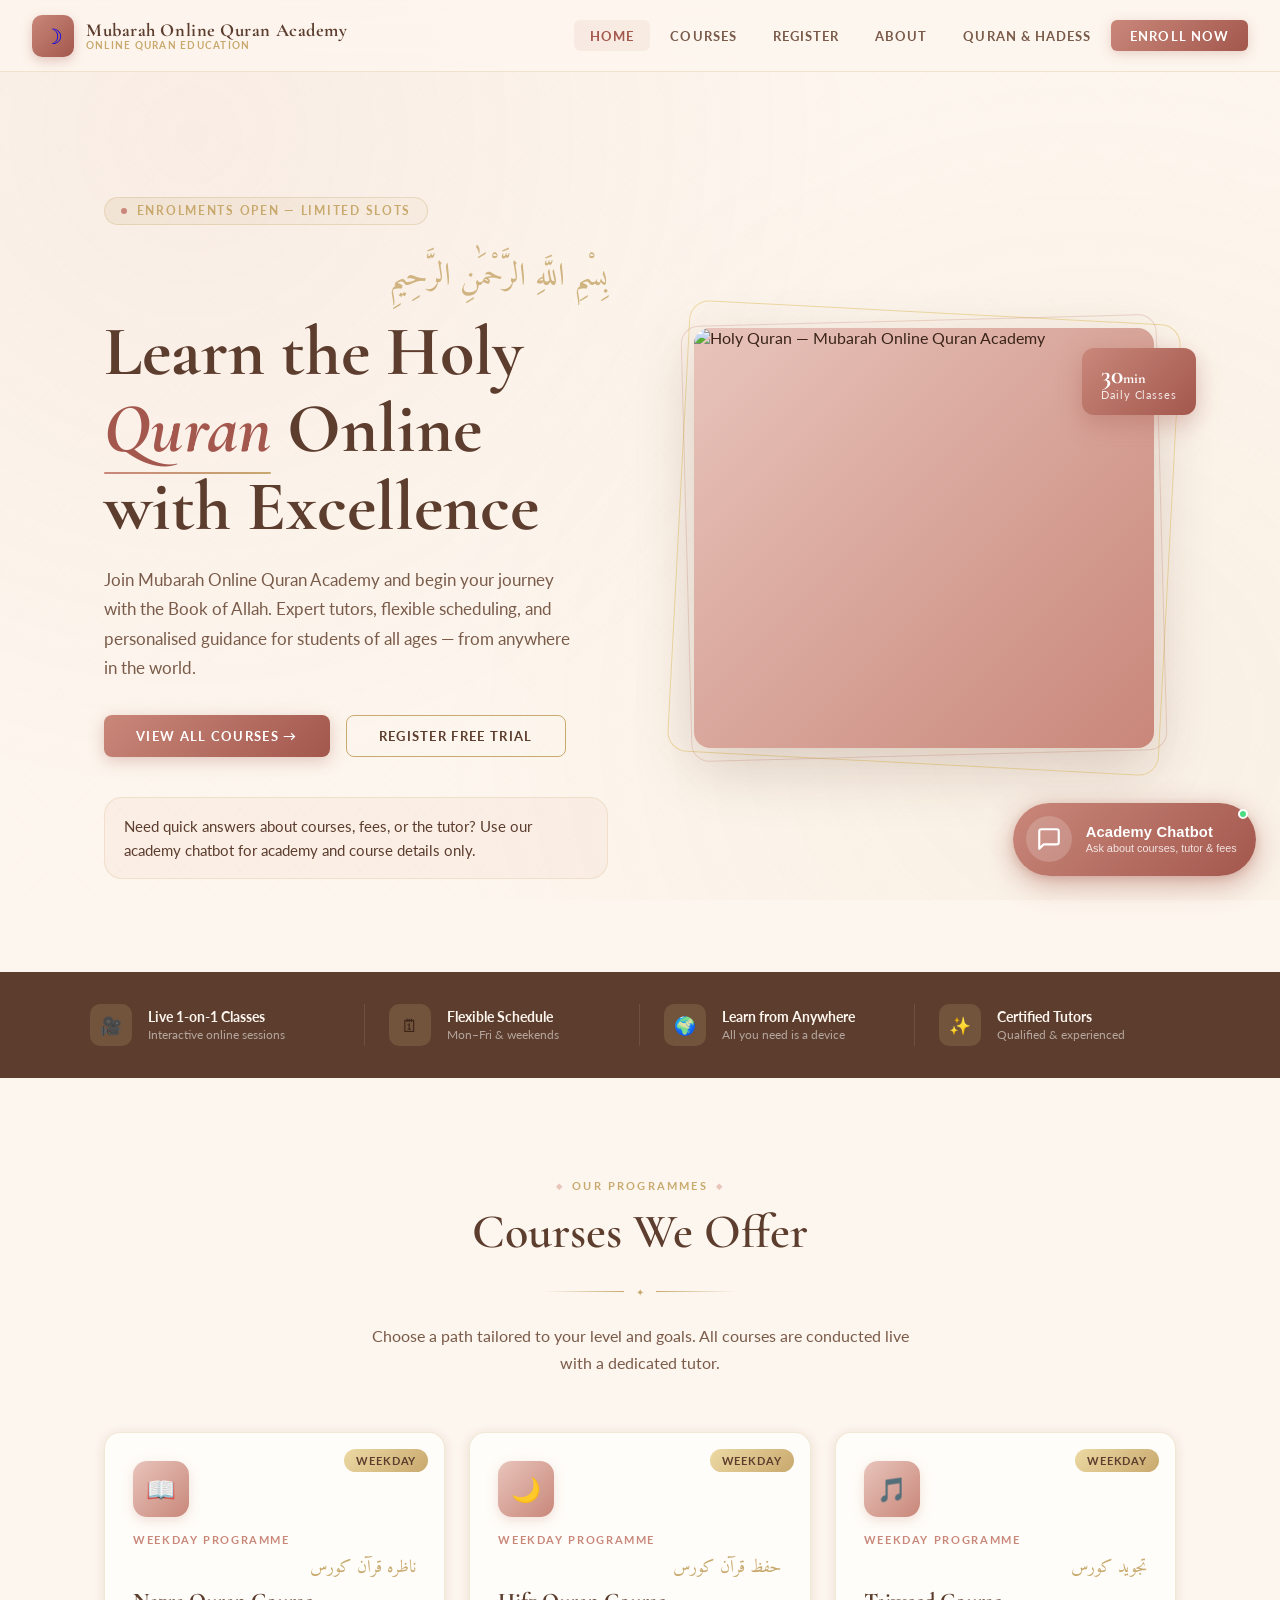
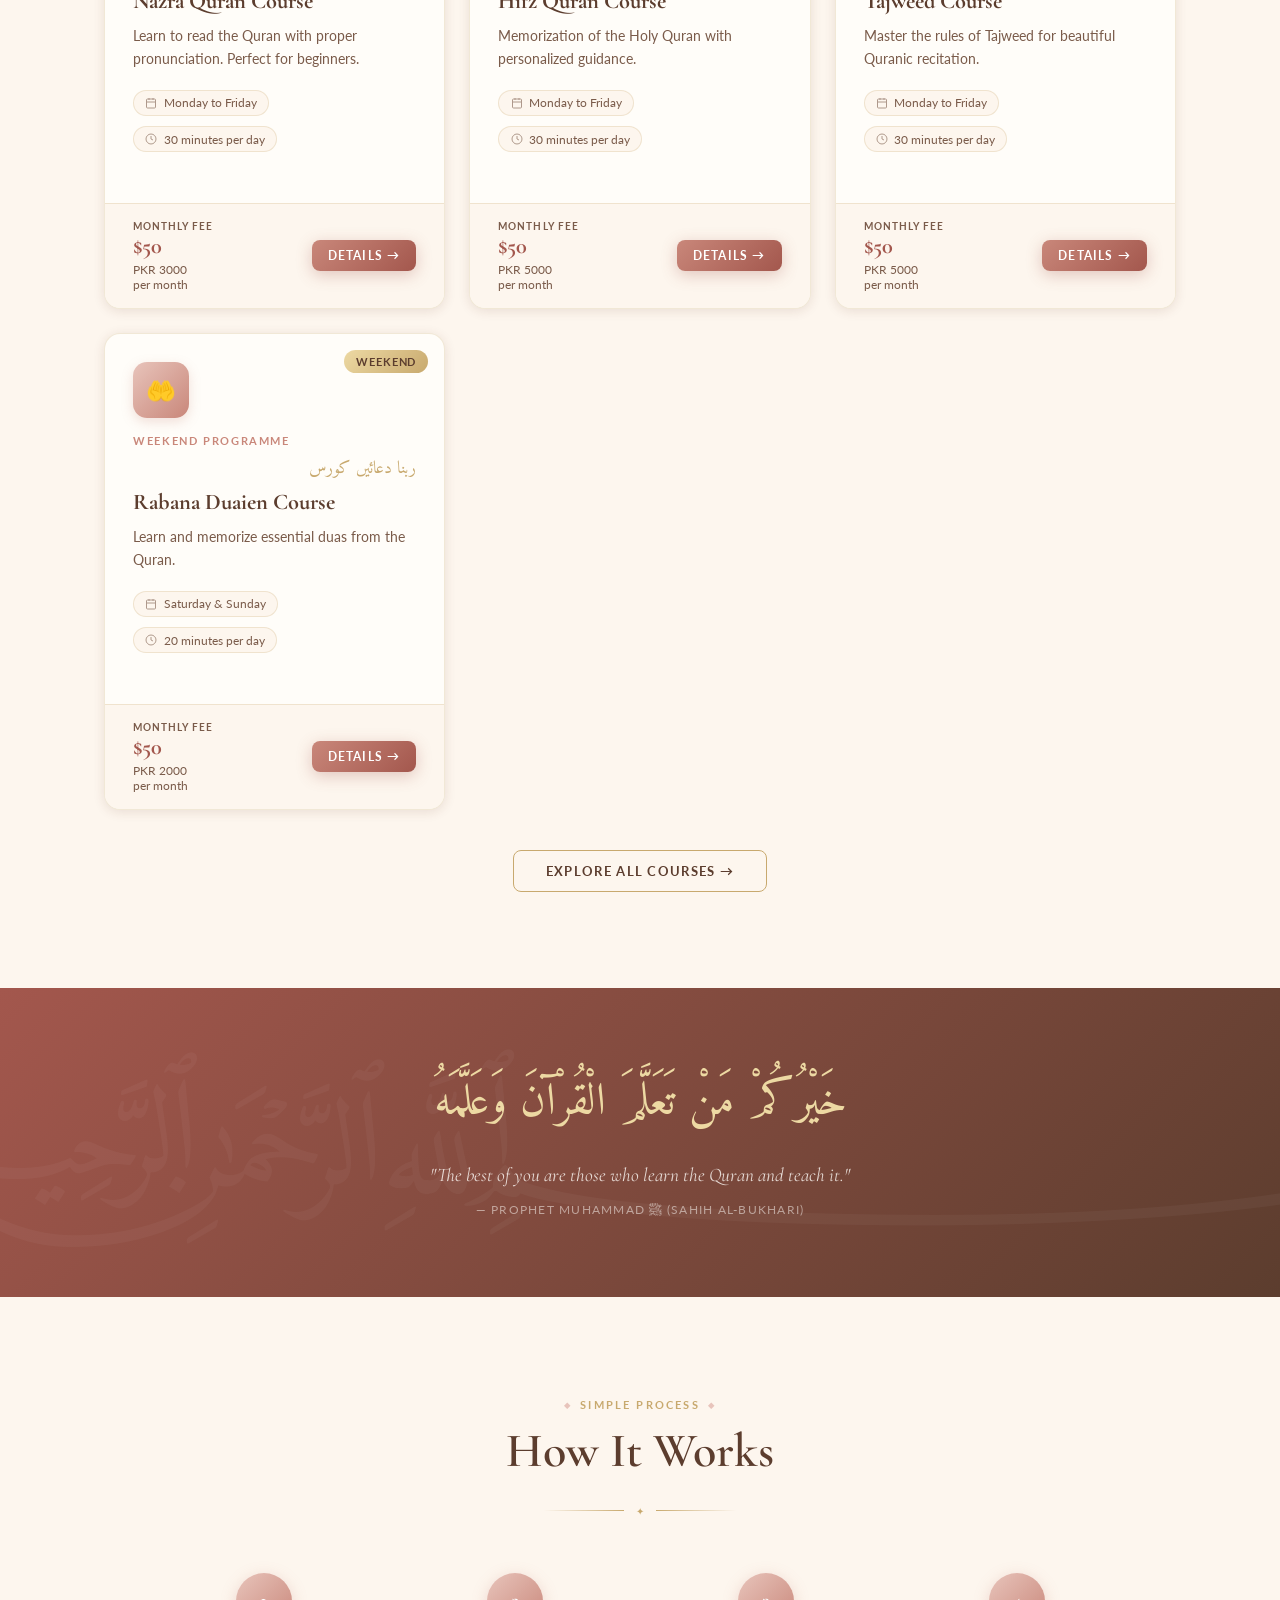
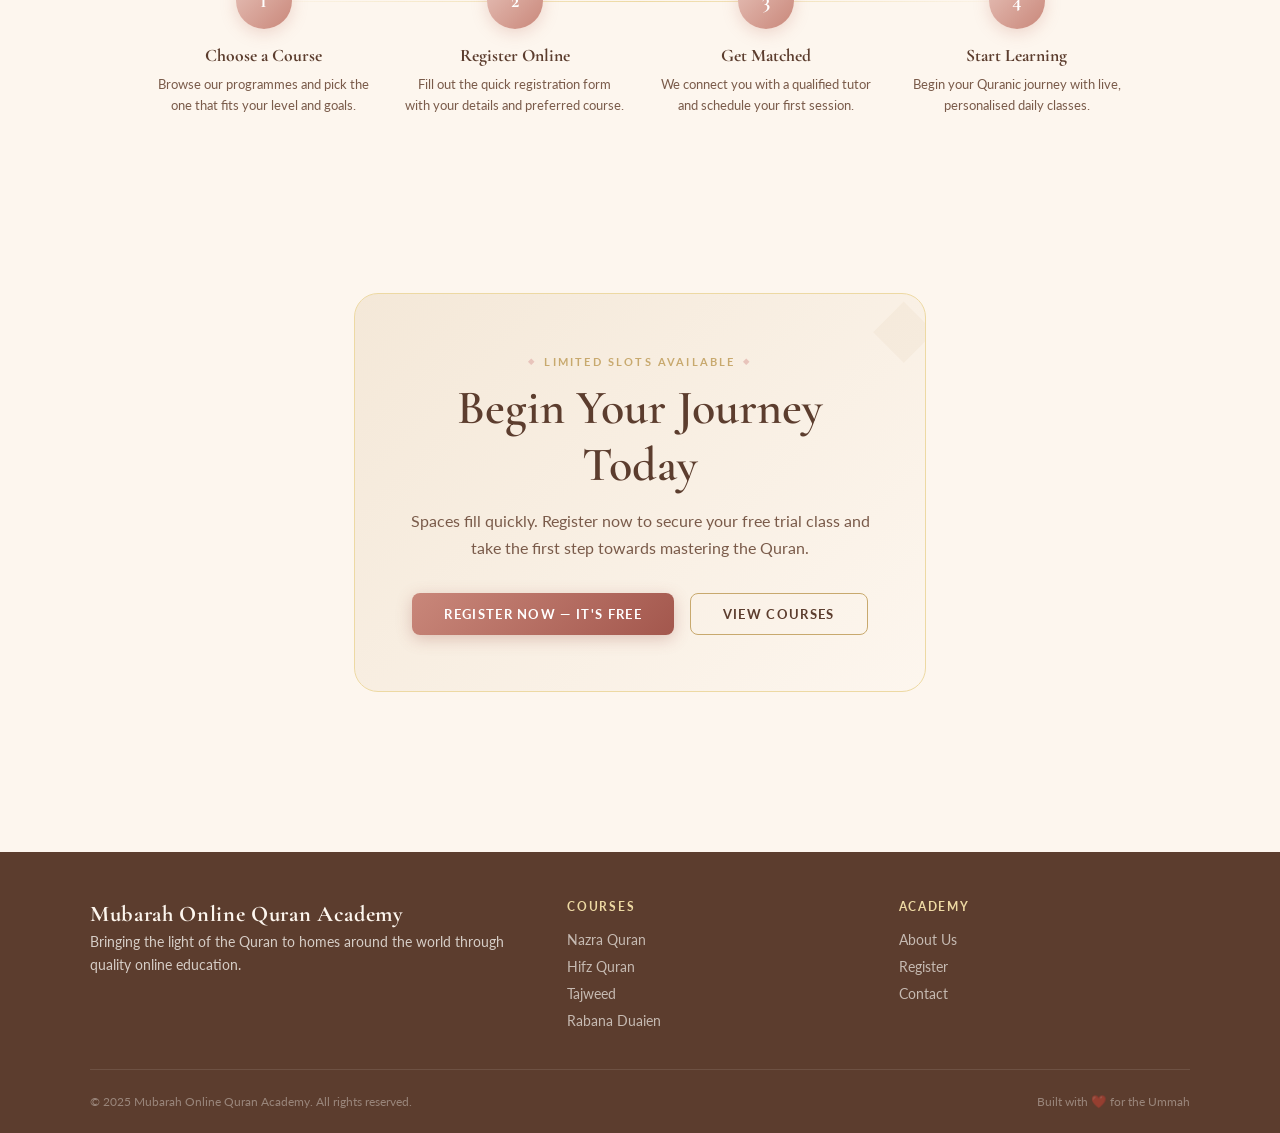
<file: index.html>
<!DOCTYPE html>
<html lang="en">
<head>
  <meta charset="UTF-8">
  <meta name="viewport" content="width=device-width, initial-scale=1.0">
  <title>Mubarah Online Quran Academy — Online Islamic Education</title>
  <meta name="description" content="Learn the Quran online with expert tutors. Nazra, Hifz, Tajweed, and Dua courses available for all ages.">
  <link rel="stylesheet" href="styles.css">
  <style>

    /* ── HERO ── */
    .hero {
      min-height: 100vh;
      display: grid;
      grid-template-columns: 1fr 1fr;
      align-items: center;
      gap: 4rem;
      padding: 6rem 5% 4rem;
      max-width: 1200px;
      margin: 0 auto;
      position: relative;
    }

    .hero-content { animation: fadeUp 0.7s ease both; }

    .hero-eyebrow {
      display: inline-flex;
      align-items: center;
      gap: 0.6rem;
      background: linear-gradient(135deg, rgba(200,169,110,0.15), rgba(200,169,110,0.05));
      border: 1px solid rgba(200,169,110,0.3);
      border-radius: 30px;
      padding: 0.4rem 1rem;
      margin-bottom: 1.5rem;
    }
    .hero-eyebrow span {
      font-size: 0.72rem;
      font-weight: 700;
      letter-spacing: 0.15em;
      text-transform: uppercase;
      color: var(--gold);
    }
    .hero-eyebrow .dot {
      width: 6px; height: 6px;
      background: var(--rose);
      border-radius: 50%;
      animation: pulse 2s ease-in-out infinite;
    }

    @keyframes pulse {
      0%, 100% { opacity: 1; transform: scale(1); }
      50%       { opacity: 0.5; transform: scale(0.8); }
    }

    .hero-arabic {
      font-family: 'Amiri', serif;
      font-size: clamp(1.4rem, 3vw, 2rem);
      color: var(--gold);
      direction: rtl;
      margin-bottom: 0.5rem;
      opacity: 0.85;
    }

    .hero-title {
      font-family: 'Cormorant Garamond', serif;
      font-size: clamp(2.8rem, 5.5vw, 4.5rem);
      font-weight: 700;
      color: var(--brown);
      line-height: 1.1;
      margin-bottom: 1.25rem;
    }
    .hero-title em {
      font-style: italic;
      color: var(--rose-deep);
      position: relative;
    }
    .hero-title em::after {
      content: '';
      position: absolute;
      bottom: -3px; left: 0; right: 0;
      height: 2px;
      background: linear-gradient(90deg, var(--rose), var(--gold));
      border-radius: 2px;
    }

    .hero-text {
      font-size: 1.05rem;
      color: var(--text-muted);
      line-height: 1.75;
      margin-bottom: 2rem;
      max-width: 480px;
    }

    .hero-actions {
      display: flex;
      gap: 1rem;
      flex-wrap: wrap;
      margin-bottom: 2.5rem;
    }

    .hero-stats {
      display: flex;
      gap: 2rem;
      padding-top: 2rem;
      border-top: 1px solid var(--border);
    }
    .stat-number {
      font-family: 'Cormorant Garamond', serif;
      font-size: 2rem;
      font-weight: 700;
      color: var(--rose-deep);
      line-height: 1;
    }
    .stat-label {
      font-size: 0.75rem;
      color: var(--text-muted);
      text-transform: uppercase;
      letter-spacing: 0.08em;
    }

    /* Hero Image Side */
    .hero-visual {
      display: flex;
      justify-content: center;
      align-items: center;
      position: relative;
      animation: fadeUp 0.9s ease 0.15s both;
    }

    .hero-img-wrap {
      position: relative;
      width: 100%;
      max-width: 460px;
    }
    .hero-img-wrap::before {
      content: '';
      position: absolute;
      inset: -16px;
      border: 1.5px solid var(--gold-light);
      border-radius: 20px;
      transform: rotate(3deg);
    }
    .hero-img-wrap::after {
      content: '';
      position: absolute;
      inset: -8px;
      border: 1px solid rgba(201,135,122,0.3);
      border-radius: 18px;
      transform: rotate(-1.5deg);
    }

    .hero-img-wrap img {
      width: 100%;
      height: 420px;
      object-fit: cover;
      border-radius: 16px;
      display: block;
      position: relative;
      z-index: 1;
      box-shadow: 0 20px 60px rgba(90,45,25,0.2);
    }

    .hero-img-badge {
      position: absolute;
      bottom: -16px;
      left: -16px;
      background: white;
      border: 1px solid var(--border);
      border-radius: 12px;
      padding: 0.9rem 1.1rem;
      box-shadow: 0 8px 24px var(--shadow);
      z-index: 2;
      display: flex;
      align-items: center;
      gap: 0.75rem;
    }
    .badge-icon {
      width: 36px; height: 36px;
      background: linear-gradient(135deg, var(--rose-light), var(--rose));
      border-radius: 8px;
      display: flex; align-items: center; justify-content: center;
      font-size: 1rem;
    }
    .badge-text .top { font-size: 0.72rem; color: var(--text-muted); }
    .badge-text .bot {
      font-family: 'Cormorant Garamond', serif;
      font-size: 1rem;
      font-weight: 700;
      color: var(--brown);
    }

    .floating-card {
      position: absolute;
      top: 20px; right: -20px;
      background: linear-gradient(135deg, var(--rose), var(--rose-deep));
      border-radius: 12px;
      padding: 0.9rem 1.2rem;
      color: white;
      z-index: 2;
      box-shadow: 0 8px 24px rgba(163,87,77,0.35);
      animation: float 4s ease-in-out infinite;
    }
    .floating-card .fc-num {
      font-family: 'Cormorant Garamond', serif;
      font-size: 1.6rem;
      font-weight: 700;
      line-height: 1;
    }
    .floating-card .fc-label {
      font-size: 0.7rem;
      letter-spacing: 0.08em;
      opacity: 0.85;
    }

    @keyframes float {
      0%, 100% { transform: translateY(0); }
      50%       { transform: translateY(-8px); }
    }

    /* ── FEATURES BAR ── */
    .features-bar {
      background: var(--brown);
      padding: 2rem 5%;
      position: relative;
      z-index: 1;
    }
    .features-grid {
      max-width: 1100px;
      margin: 0 auto;
      display: grid;
      grid-template-columns: repeat(4, 1fr);
      gap: 0;
    }
    .feature-item {
      display: flex;
      align-items: center;
      gap: 1rem;
      padding: 0 1.5rem;
      border-right: 1px solid rgba(255,253,249,0.1);
    }
    .feature-item:first-child { padding-left: 0; }
    .feature-item:last-child  { border-right: none; }

    .feature-icon-wrap {
      width: 42px; height: 42px;
      background: rgba(200,169,110,0.2);
      border-radius: 10px;
      display: flex; align-items: center; justify-content: center;
      font-size: 1.1rem;
      flex-shrink: 0;
    }
    .feature-title {
      font-size: 0.85rem;
      font-weight: 700;
      color: var(--cream);
      margin-bottom: 0.1rem;
    }
    .feature-sub {
      font-size: 0.73rem;
      color: rgba(255,253,249,0.55);
    }

    /* ── COURSES PREVIEW SECTION ── */
    .courses-section {
      padding: 6rem 5%;
      max-width: 1200px;
      margin: 0 auto;
    }

    .courses-grid {
      display: grid;
      grid-template-columns: repeat(auto-fill, minmax(300px, 1fr));
      gap: 1.5rem;
    }

    /* ── QURAN VERSE SECTION ── */
    .verse-section {
      background: linear-gradient(135deg, var(--rose-deep) 0%, var(--brown) 100%);
      padding: 5rem 5%;
      text-align: center;
      position: relative;
      overflow: hidden;
    }
    .verse-section::before {
      content: '﷽';
      position: absolute;
      font-family: 'Amiri', serif;
      font-size: 8rem;
      color: rgba(255,255,255,0.04);
      top: 50%;
      left: 50%;
      transform: translate(-50%, -50%);
      white-space: nowrap;
    }
    .verse-arabic {
      font-family: 'Amiri', serif;
      font-size: clamp(1.8rem, 4vw, 2.8rem);
      color: var(--gold-light);
      direction: rtl;
      margin-bottom: 1.25rem;
      line-height: 1.6;
    }
    .verse-translation {
      font-family: 'Cormorant Garamond', serif;
      font-size: 1.2rem;
      font-style: italic;
      color: rgba(255,253,249,0.8);
      max-width: 600px;
      margin: 0 auto 0.75rem;
      line-height: 1.6;
    }
    .verse-source {
      font-size: 0.78rem;
      color: rgba(255,253,249,0.5);
      letter-spacing: 0.1em;
      text-transform: uppercase;
    }

    /* ── HOW IT WORKS ── */
    .how-section {
      padding: 6rem 5%;
      max-width: 1100px;
      margin: 0 auto;
    }
    .steps-grid {
      display: grid;
      grid-template-columns: repeat(4, 1fr);
      gap: 2rem;
      position: relative;
    }
    .steps-grid::before {
      content: '';
      position: absolute;
      top: 28px; left: 10%;
      right: 10%;
      height: 1px;
      background: linear-gradient(90deg, transparent, var(--gold-light), transparent);
      z-index: 0;
    }
    .step-item {
      text-align: center;
      position: relative;
      z-index: 1;
    }
    .step-num {
      width: 56px; height: 56px;
      background: linear-gradient(135deg, var(--rose-light), var(--rose));
      border-radius: 50%;
      display: flex; align-items: center; justify-content: center;
      font-family: 'Cormorant Garamond', serif;
      font-size: 1.3rem;
      font-weight: 700;
      color: white;
      margin: 0 auto 1rem;
      box-shadow: 0 4px 16px rgba(201,135,122,0.3);
    }
    .step-title {
      font-family: 'Cormorant Garamond', serif;
      font-size: 1.1rem;
      font-weight: 700;
      color: var(--brown);
      margin-bottom: 0.5rem;
    }
    .step-text {
      font-size: 0.84rem;
      color: var(--text-muted);
      line-height: 1.6;
    }

    /* ── CTA SECTION ── */
    .cta-section {
      padding: 5rem 5%;
      max-width: 700px;
      margin: 0 auto;
      text-align: center;
    }
    .cta-box {
      background: linear-gradient(135deg, var(--cream-dark), var(--cream));
      border: 1.5px solid var(--gold-light);
      border-radius: 24px;
      padding: 3.5rem 3rem;
      position: relative;
      overflow: hidden;
    }
    .cta-box::before {
      content: '◆';
      position: absolute;
      top: -20px; right: -10px;
      font-size: 5rem;
      color: rgba(200,169,110,0.08);
    }
    .cta-box .section-title { margin-bottom: 0.75rem; }

    /* ── RESPONSIVE ── */
    @media (max-width: 900px) {
      .hero { grid-template-columns: 1fr; padding-top: 5rem; text-align: center; min-height: auto; }
      .hero-visual { order: -1; }
      .hero-actions { justify-content: center; }
      .hero-stats { justify-content: center; }
      .hero-arabic { text-align: center; }
      .features-grid { grid-template-columns: 1fr 1fr; gap: 1rem; }
      .steps-grid { grid-template-columns: 1fr 1fr; }
      .steps-grid::before { display: none; }
      .floating-card { display: none; }
      .hero-img-badge { display: none; }
    }
    @media (max-width: 600px) {
      .hero { padding: 4rem 1.25rem 2rem; }
      .features-grid { grid-template-columns: 1fr; }
      .steps-grid { grid-template-columns: 1fr; }
      .cta-box { padding: 2rem 1.5rem; }
    }
  </style>
</head>
<body>

  <!-- ── NAVIGATION ── -->
  <nav>
    <a href="index.html" class="nav-brand">
      <div class="brand-icon">☽</div>
      <div class="brand-text">
        <span class="brand-name">Mubarah Online Quran Academy</span>
        <span class="brand-sub">Online Quran Education</span>
      </div>
    </a>

    <button class="hamburger" aria-label="Toggle menu">
      <span></span><span></span><span></span>
    </button>

    <ul class="nav-links">
      <li><a href="index.html">Home</a></li>
      <li><a href="courses.html">Courses</a></li>
      <li><a href="register.html">Register</a></li>
      <li><a href="about.html">About</a></li>
      <li><a href="quran-hadess.html">Quran & Hadess</a></li>
      <li><a href="register.html" class="nav-cta btn">Enroll Now</a></li>
    </ul>
  </nav>

  <!-- ── PAGE CONTENT ── -->
  <main class="page-content">

    <!-- HERO -->
    <section class="hero">
      <div class="hero-content">
        <div class="hero-eyebrow">
          <div class="dot"></div>
          <span>Enrolments Open — Limited Slots</span>
        </div>

        <p class="hero-arabic">بِسْمِ اللَّهِ الرَّحْمَٰنِ الرَّحِيمِ</p>

        <h1 class="hero-title">
          Learn the Holy<br>
          <em>Quran</em> Online<br>
          with Excellence
        </h1>

        <p class="hero-text">
          Join Mubarah Online Quran Academy and begin your journey with the Book of Allah.
          Expert tutors, flexible scheduling, and personalised guidance for
          students of all ages — from anywhere in the world.
        </p>

        <div class="hero-actions">
          <a href="courses.html" class="btn btn-primary">View All Courses →</a>
          <a href="register.html" class="btn btn-outline">Register Free Trial</a>
        </div>
        <div class="hero-chat-note" data-animate>
          <p>Need quick answers about courses, fees, or the tutor? Use our academy chatbot for academy and course details only.</p>
        </div>
      </div>

      <div class="hero-visual">
        <div class="hero-img-wrap">
          <img
            src="https://www.shutterstock.com/image-photo/holy-al-quran-written-arabic-600nw-2145394919.jpg"
            alt="Holy Quran — Mubarah Online Quran Academy"
            onerror="this.style.background='linear-gradient(135deg,#E8C4BB,#C9877A)';this.removeAttribute('src');"
          >


        </div>

        <div class="floating-card">
          <div class="fc-num">30<span style="font-size:0.9rem">min</span></div>
          <div class="fc-label">Daily Classes</div>
        </div>
      </div>
    </section>

    <!-- FEATURES BAR -->
    <div class="features-bar">
      <div class="features-grid">
        <div class="feature-item">
          <div class="feature-icon-wrap">🎥</div>
          <div>
            <div class="feature-title">Live 1-on-1 Classes</div>
            <div class="feature-sub">Interactive online sessions</div>
          </div>
        </div>
        <div class="feature-item">
          <div class="feature-icon-wrap">🗓</div>
          <div>
            <div class="feature-title">Flexible Schedule</div>
            <div class="feature-sub">Mon–Fri & weekends</div>
          </div>
        </div>
        <div class="feature-item">
          <div class="feature-icon-wrap">🌍</div>
          <div>
            <div class="feature-title">Learn from Anywhere</div>
            <div class="feature-sub">All you need is a device</div>
          </div>
        </div>
        <div class="feature-item">
          <div class="feature-icon-wrap">✨</div>
          <div>
            <div class="feature-title">Certified Tutors</div>
            <div class="feature-sub">Qualified & experienced</div>
          </div>
        </div>
      </div>
    </div>

    <!-- COURSES PREVIEW -->
    <section class="courses-section">
      <div class="section-header" data-animate>
        <div class="section-label">Our Programmes</div>
        <h2 class="section-title">Courses We Offer</h2>
        <div class="ornament-divider"><span>✦</span></div>
        <p class="section-desc">Choose a path tailored to your level and goals. All courses are conducted live with a dedicated tutor.</p>
      </div>

      <div class="courses-grid" id="coursesGrid">
        <!-- Injected by JS -->
      </div>

      <div style="text-align:center; margin-top:2.5rem;" data-animate>
        <a href="courses.html" class="btn btn-outline">Explore All Courses →</a>
      </div>
    </section>

    <!-- QURAN VERSE -->
    <section class="verse-section">
      <p class="verse-arabic">خَيْرُكُمْ مَنْ تَعَلَّمَ الْقُرْآنَ وَعَلَّمَهُ</p>
      <p class="verse-translation">"The best of you are those who learn the Quran and teach it."</p>
      <p class="verse-source">— Prophet Muhammad ﷺ (Sahih Al-Bukhari)</p>
    </section>

    <!-- HOW IT WORKS -->
    <section class="how-section">
      <div class="section-header" data-animate>
        <div class="section-label">Simple Process</div>
        <h2 class="section-title">How It Works</h2>
        <div class="ornament-divider"><span>✦</span></div>
      </div>

      <div class="steps-grid">
        <div class="step-item" data-animate>
          <div class="step-num">1</div>
          <div class="step-title">Choose a Course</div>
          <p class="step-text">Browse our programmes and pick the one that fits your level and goals.</p>
        </div>
        <div class="step-item" data-animate>
          <div class="step-num">2</div>
          <div class="step-title">Register Online</div>
          <p class="step-text">Fill out the quick registration form with your details and preferred course.</p>
        </div>
        <div class="step-item" data-animate>
          <div class="step-num">3</div>
          <div class="step-title">Get Matched</div>
          <p class="step-text">We connect you with a qualified tutor and schedule your first session.</p>
        </div>
        <div class="step-item" data-animate>
          <div class="step-num">4</div>
          <div class="step-title">Start Learning</div>
          <p class="step-text">Begin your Quranic journey with live, personalised daily classes.</p>
        </div>
      </div>
    </section>

    <!-- CTA -->
    <section class="cta-section">
      <div class="cta-box" data-animate>
        <div class="section-label">Limited Slots Available</div>
        <h2 class="section-title">Begin Your Journey Today</h2>
        <p class="section-desc" style="margin-bottom:2rem;">Spaces fill quickly. Register now to secure your free trial class and take the first step towards mastering the Quran.</p>
        <div style="display:flex;gap:1rem;justify-content:center;flex-wrap:wrap;">
          <a href="register.html" class="btn btn-primary">Register Now — It's Free</a>
          <a href="courses.html" class="btn btn-outline">View Courses</a>
        </div>
      </div>
    </section>

  </main>

  <!-- ── COURSE DETAIL OVERLAY ── -->
  <div class="course-detail-overlay" id="courseOverlay">
    <div class="course-detail-panel">
      <div class="detail-header">
        <button class="close-btn" onclick="closeCourseDetail()">✕</button>
        <p class="detail-arabic" id="detailArabic"></p>
        <h2 class="detail-title" id="detailTitle"></h2>
        <p class="detail-type" id="detailType"></p>
      </div>
      <div class="detail-body">
        <p class="detail-desc" id="detailDesc"></p>
        <div class="detail-grid">
          <div class="detail-stat">
            <div class="stat-label">Days</div>
            <div class="stat-value" id="detailDays"></div>
          </div>
          <div class="detail-stat">
            <div class="stat-label">Class Duration</div>
            <div class="stat-value" id="detailTime"></div>
          </div>
        </div>
        <div class="detail-fee-row">
          <div>
            <div style="font-size:0.7rem;text-transform:uppercase;letter-spacing:0.1em;color:var(--text-muted);margin-bottom:0.2rem;">Monthly Fee</div>
            <div class="detail-fee-price" id="detailFee"></div>
          </div>
          <div class="detail-fee-info">Per month<br>1-on-1 live sessions</div>
        </div>
        <div style="display:flex;gap:0.75rem;">
          <a href="register.html" id="detailRegLink" class="btn btn-primary" style="flex:1;justify-content:center;">Enroll in This Course</a>
          <button class="btn btn-outline" onclick="closeCourseDetail()" style="flex:0 0 auto;">Back</button>
        </div>
      </div>
    </div>
  </div>

  <!-- ── FOOTER ── -->
  <footer>
    <div class="footer-inner">
      <div class="footer-top">
        <div class="footer-brand">
          <span class="brand-name">Mubarah Online Quran Academy</span>
          <p>Bringing the light of the Quran to homes around the world through quality online education.</p>
        </div>
        <div class="footer-col">
          <h4>Courses</h4>
          <ul>
            <li><a href="courses.html">Nazra Quran</a></li>
            <li><a href="courses.html">Hifz Quran</a></li>
            <li><a href="courses.html">Tajweed</a></li>
            <li><a href="courses.html">Rabana Duaien</a></li>
          </ul>
        </div>
        <div class="footer-col">
          <h4>Academy</h4>
          <ul>
            <li><a href="about.html">About Us</a></li>
            <li><a href="register.html">Register</a></li>
            <li><a href="about.html">Contact</a></li>
          </ul>
        </div>
      </div>
      <div class="footer-bottom">
        <span>© 2025 Mubarah Online Quran Academy. All rights reserved.</span>
        <span>Built with ❤️ for the Ummah</span>
      </div>
    </div>
  </footer>

  <div class="chatbot-widget" id="chatbotWidget">
    <button class="chatbot-toggle" id="chatbotToggle" type="button" aria-label="Open Academy Chatbot"><div class="chatbot-toggle-icon"><svg width="26" height="26" viewBox="0 0 24 24" fill="none" stroke="currentColor" stroke-width="2" stroke-linecap="round" stroke-linejoin="round"><path d="M21 15a2 2 0 0 1-2 2H7l-4 4V5a2 2 0 0 1 2-2h14a2 2 0 0 1 2 2z"/></svg></div><div class="chatbot-toggle-label">


<span class="chatbot-toggle-title">Academy Chatbot</span><span class="chatbot-toggle-sub">Ask about courses, tutor &amp; fees</span></div><div class="chatbot-toggle-ping"></div></button>
    <div class="chatbot-window hidden" id="chatbotWindow" role="dialog" aria-label="Academy chatbot">
      <div class="chatbot-header">
        <div>
          <div class="chatbot-title">Academy Chat</div>
          <div class="chatbot-subtitle">I answer only academy and course-related questions.</div>
        </div>
        <div class="chatbot-header-btns">
          <button class="chatbot-refresh" id="chatbotRefresh" type="button" aria-label="Start new chat" title="Start new chat">
            <svg width="15" height="15" viewBox="0 0 24 24" fill="none" stroke="currentColor" stroke-width="2.5" stroke-linecap="round" stroke-linejoin="round">
              <polyline points="23 4 23 10 17 10"/><polyline points="1 20 1 14 7 14"/>
              <path d="M3.51 9a9 9 0 0 1 14.85-3.36L23 10M1 14l4.64 4.36A9 9 0 0 0 20.49 15"/>
            </svg>
          </button>
          <button class="chatbot-close" id="chatbotClose" type="button" aria-label="Close chat">✕</button>
        </div>
      </div>
      <div class="chatbot-body" id="chatbotBody">
        <div class="chatbot-message bot">Hello! Ask me anything about Mubarah Online Quran Academy, the tutor, available courses, schedule or fees.</div>
      </div>
      
        
        
      
      <div class="chatbot-status" id="chatbotStatus">Select a topic from the menu above.</div>
    </div>
  </div>

  <script src="script.js"></script>
  <script>
    // ── Reads from courses.json — edit that file to update the site ──
    loadCourses().then(data => {
      const all = [...data.weekdayCourses, ...data.weekendCourses];
      const grid = document.getElementById('coursesGrid');
      if (grid) grid.innerHTML = all.slice(0, 4).map(buildCard).join('');
    });
  </script>
</body>
</html>
</file>
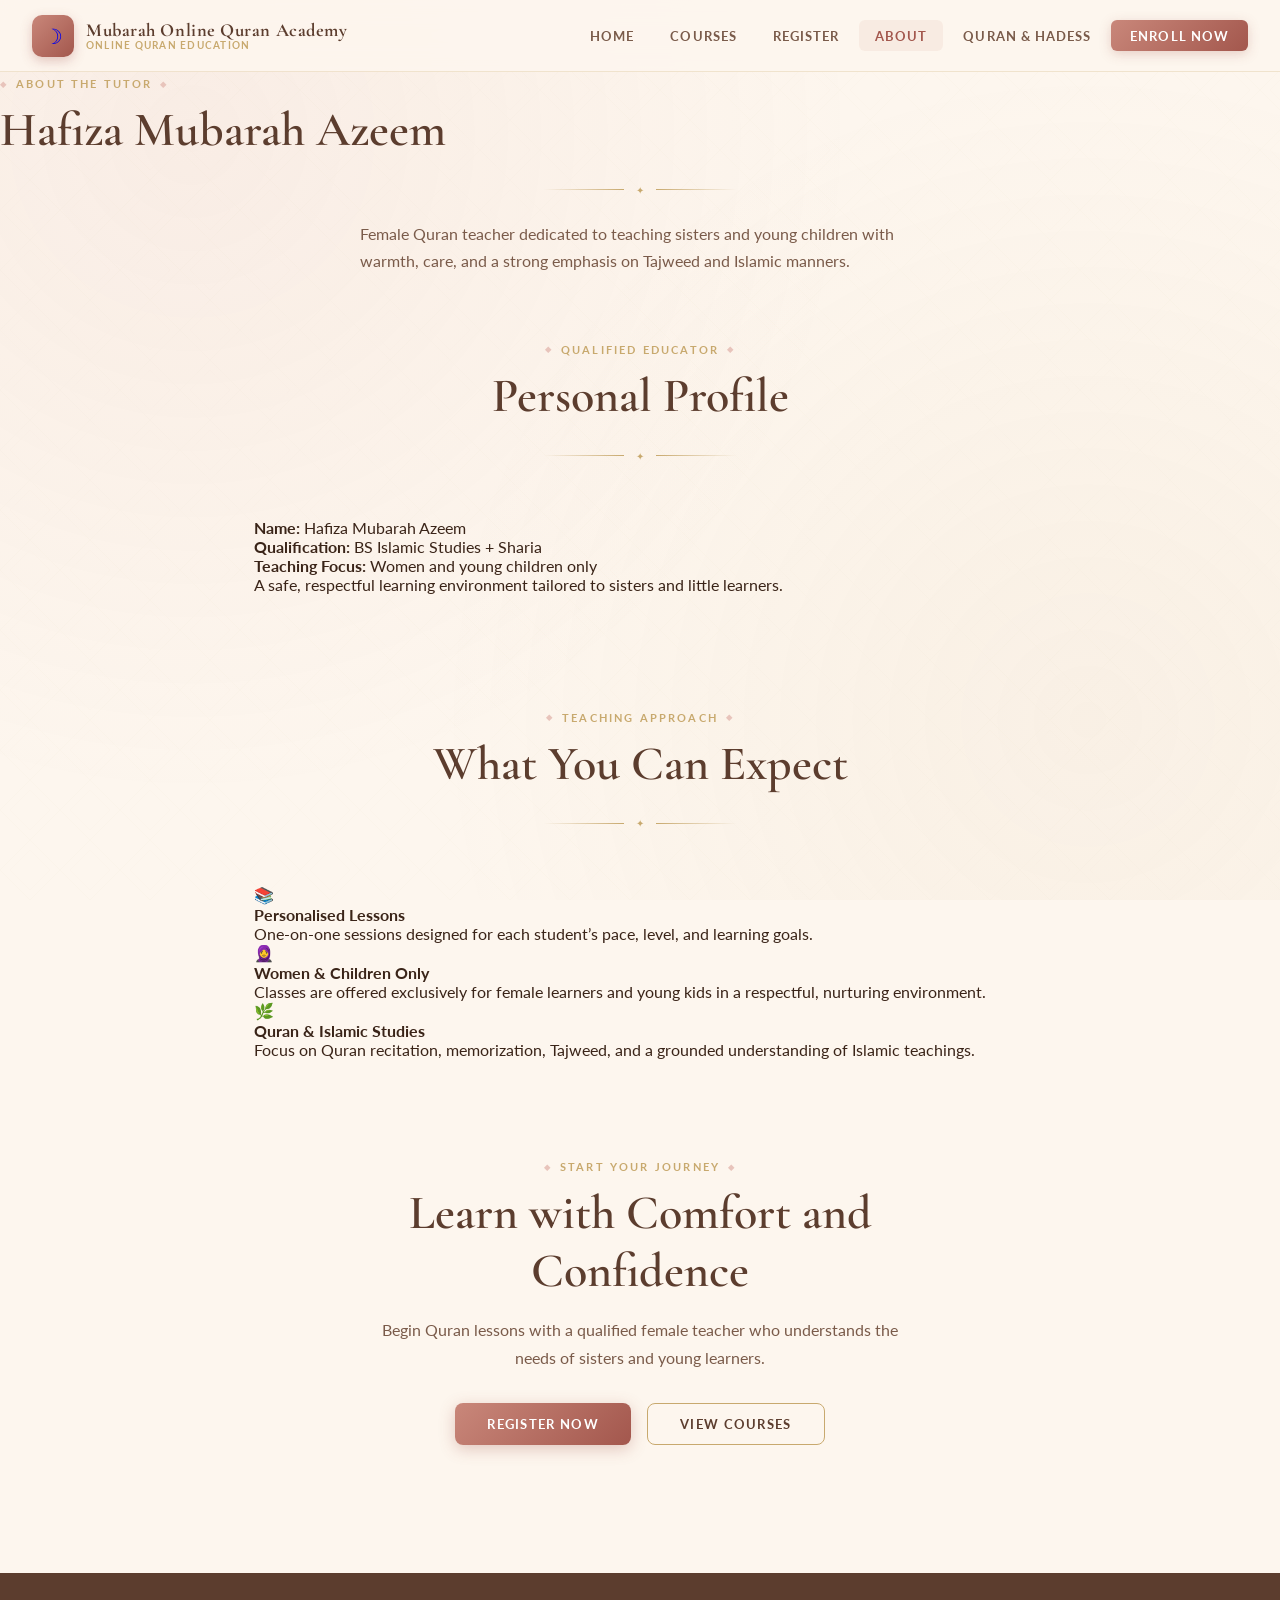
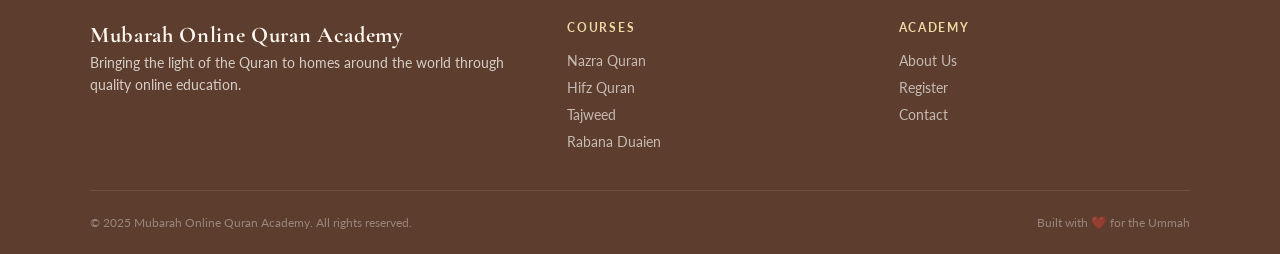
<file: about.html>
<!DOCTYPE html>
<html lang="en">
<head>
  <meta charset="UTF-8">
  <meta name="viewport" content="width=device-width, initial-scale=1.0">
  <title>About Us — Mubarah Online Quran Academy</title>
  <meta name="description" content="Meet Hafiza Mubarah Azeem, our female Quran tutor for women and young children.">
  <link rel="stylesheet" href="styles.css">
</head>
<body>

  <!-- ── NAVIGATION ── -->
  <nav>
    <a href="index.html" class="nav-brand">
      <div class="brand-icon">☽</div>
      <div class="brand-text">
        <span class="brand-name">Mubarah Online Quran Academy</span>
        <span class="brand-sub">Online Quran Education</span>
      </div>
    </a>

    <button class="hamburger" aria-label="Toggle menu">
      <span></span><span></span><span></span>
    </button>

    <ul class="nav-links">
      <li><a href="index.html">Home</a></li>
      <li><a href="courses.html">Courses</a></li>
      <li><a href="register.html">Register</a></li>
      <li><a href="about.html" class="active">About</a></li>
      <li><a href="quran-hadess.html">Quran & Hadess</a></li>
      <li><a href="register.html" class="nav-cta btn">Enroll Now</a></li>
    </ul>
  </nav>

  <main class="page-content">

    <section class="page-hero">
      <div class="page-hero-inner">
        <div class="section-label">About the Tutor</div>
        <h1 class="section-title">Hafiza Mubarah Azeem</h1>
        <div class="ornament-divider"><span>✦</span></div>
        <p class="section-desc">Female Quran teacher dedicated to teaching sisters and young children with warmth, care, and a strong emphasis on Tajweed and Islamic manners.</p>
      </div>
    </section>

    <section class="how-section" style="padding:4rem 5%; max-width:900px; margin:0 auto;">
      <div class="section-header" data-animate>
        <div class="section-label">Qualified Educator</div>
        <h2 class="section-title">Personal Profile</h2>
        <div class="ornament-divider"><span>✦</span></div>
      </div>

      <div class="info-grid" style="margin-top:2rem; grid-template-columns: 1fr; gap:1.5rem;">
        <div class="info-card" data-animate>
          <h4>Name: <span>Hafiza Mubarah Azeem</span></h4>
        </div>
        <div class="info-card" data-animate>
          <h4>Qualification: <span>BS Islamic Studies + Sharia</span></h4>
        </div>
        <div class="info-card" data-animate>
          <h4>Teaching Focus: <span>Women and young children only</span></h4>
          <p>A safe, respectful learning environment tailored to sisters and little learners.</p>
        </div>
      </div>
    </section>

    <section class="courses-section" style="padding:3rem 5%; max-width:900px; margin:0 auto;">
      <div class="section-header" data-animate>
        <div class="section-label">Teaching Approach</div>
        <h2 class="section-title">What You Can Expect</h2>
        <div class="ornament-divider"><span>✦</span></div>
      </div>

      <div class="info-grid" style="margin-top:2rem; grid-template-columns: repeat(auto-fit, minmax(260px, 1fr)); gap:1.5rem;">
        <div class="info-card" data-animate>
          <span class="ic-icon">📚</span>
          <h4>Personalised Lessons</h4>
          <p>One-on-one sessions designed for each student’s pace, level, and learning goals.</p>
        </div>
        <div class="info-card" data-animate>
          <span class="ic-icon">🧕</span>
          <h4>Women & Children Only</h4>
          <p>Classes are offered exclusively for female learners and young kids in a respectful, nurturing environment.</p>
        </div>
        <div class="info-card" data-animate>
          <span class="ic-icon">🌿</span>
          <h4>Quran & Islamic Studies</h4>
          <p>Focus on Quran recitation, memorization, Tajweed, and a grounded understanding of Islamic teachings.</p>
        </div>
      </div>
    </section>

    <section class="cta-section" style="padding:3rem 5%; max-width:800px; margin:0 auto; text-align:center;">
      <div class="cta-box">
        <div class="section-label">Start Your Journey</div>
        <h2 class="section-title">Learn with Comfort and Confidence</h2>
        <p class="section-desc" style="margin-bottom:2rem;">Begin Quran lessons with a qualified female teacher who understands the needs of sisters and young learners.</p>
        <div style="display:flex;gap:1rem;justify-content:center;flex-wrap:wrap;">
          <a href="register.html" class="btn btn-primary">Register Now</a>
          <a href="courses.html" class="btn btn-outline">View Courses</a>
        </div>
      </div>
    </section>

  </main>

  <footer>
    <div class="footer-inner">
      <div class="footer-top">
        <div class="footer-brand">
          <span class="brand-name">Mubarah Online Quran Academy</span>
          <p>Bringing the light of the Quran to homes around the world through quality online education.</p>
        </div>
        <div class="footer-col">
          <h4>Courses</h4>
          <ul>
            <li><a href="courses.html">Nazra Quran</a></li>
            <li><a href="courses.html">Hifz Quran</a></li>
            <li><a href="courses.html">Tajweed</a></li>
            <li><a href="courses.html">Rabana Duaien</a></li>
          </ul>
        </div>
        <div class="footer-col">
          <h4>Academy</h4>
          <ul>
            <li><a href="about.html">About Us</a></li>
            <li><a href="register.html">Register</a></li>
            <li><a href="about.html">Contact</a></li>
          </ul>
        </div>
      </div>
      <div class="footer-bottom">
        <span>© 2025 Mubarah Online Quran Academy. All rights reserved.</span>
        <span>Built with ❤️ for the Ummah</span>
      </div>
    </div>
  </footer>

  <script src="script.js"></script>
</body>
</html>
</file>
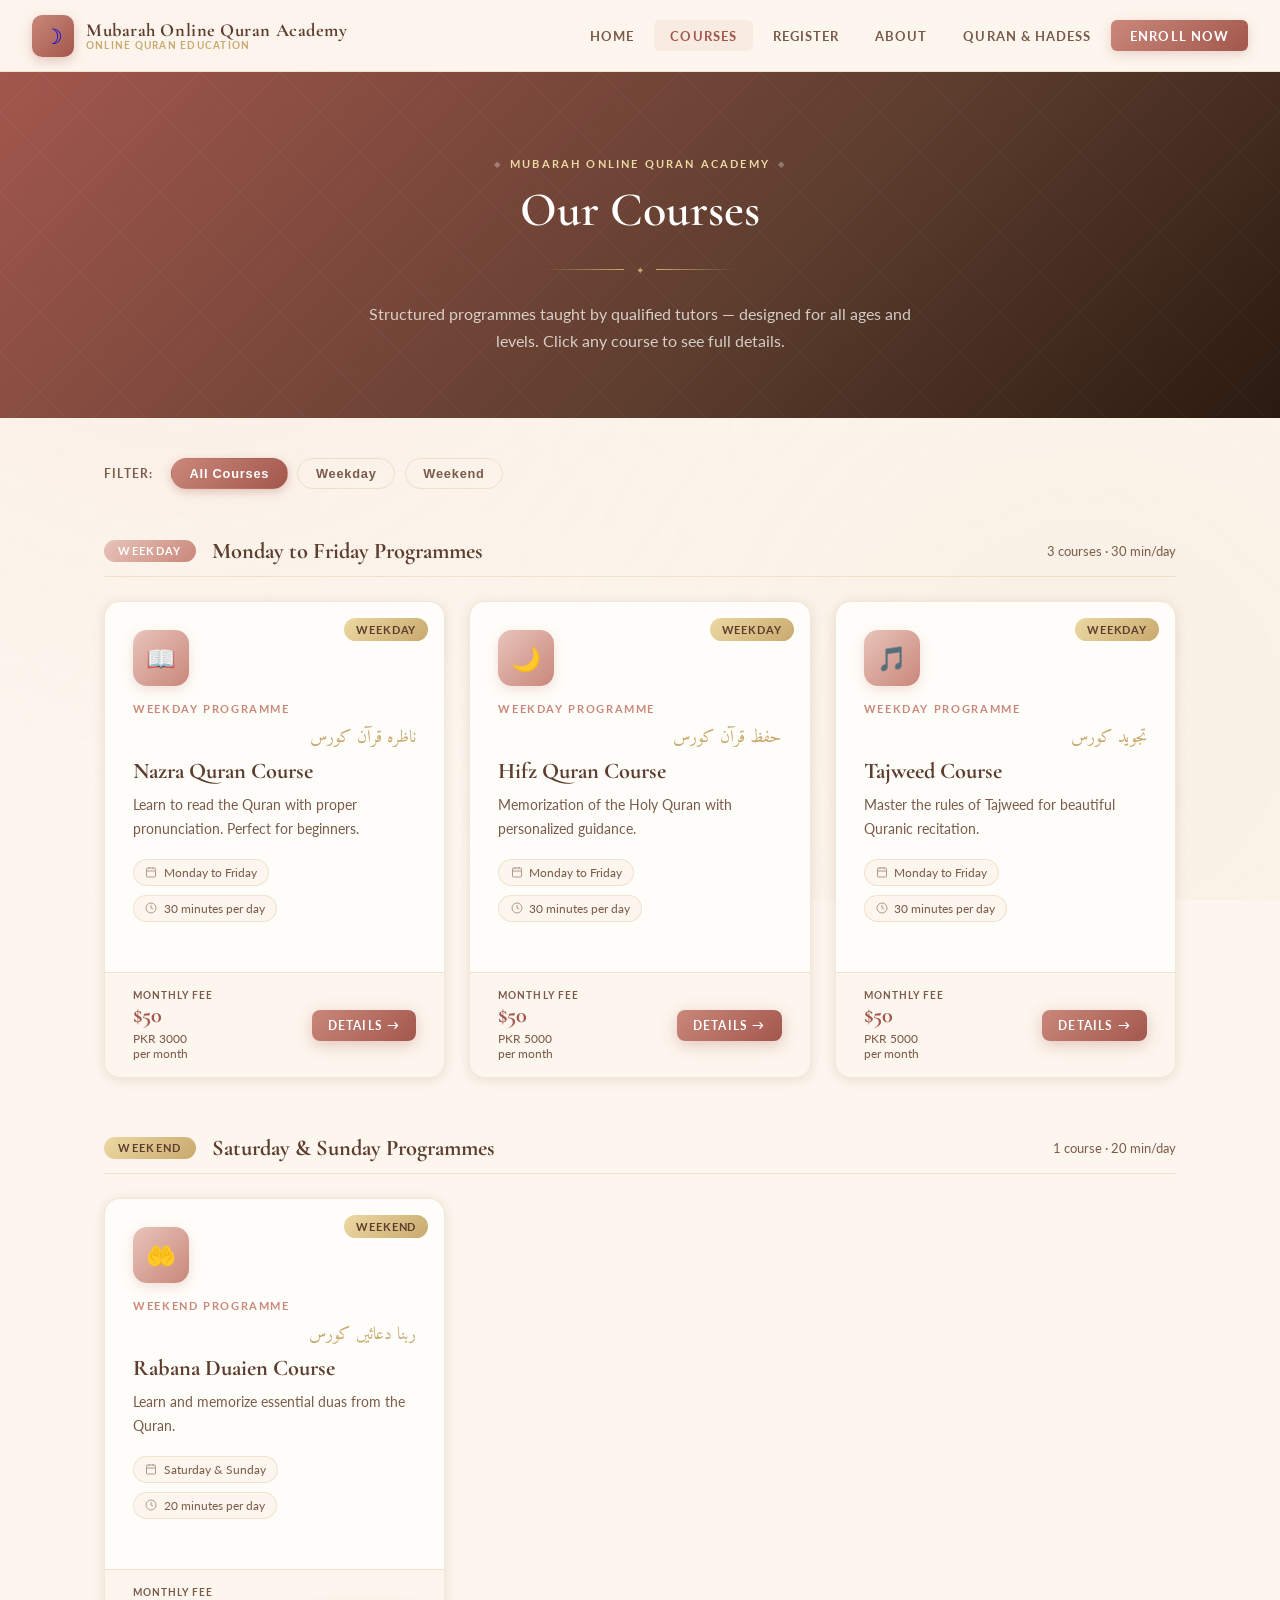
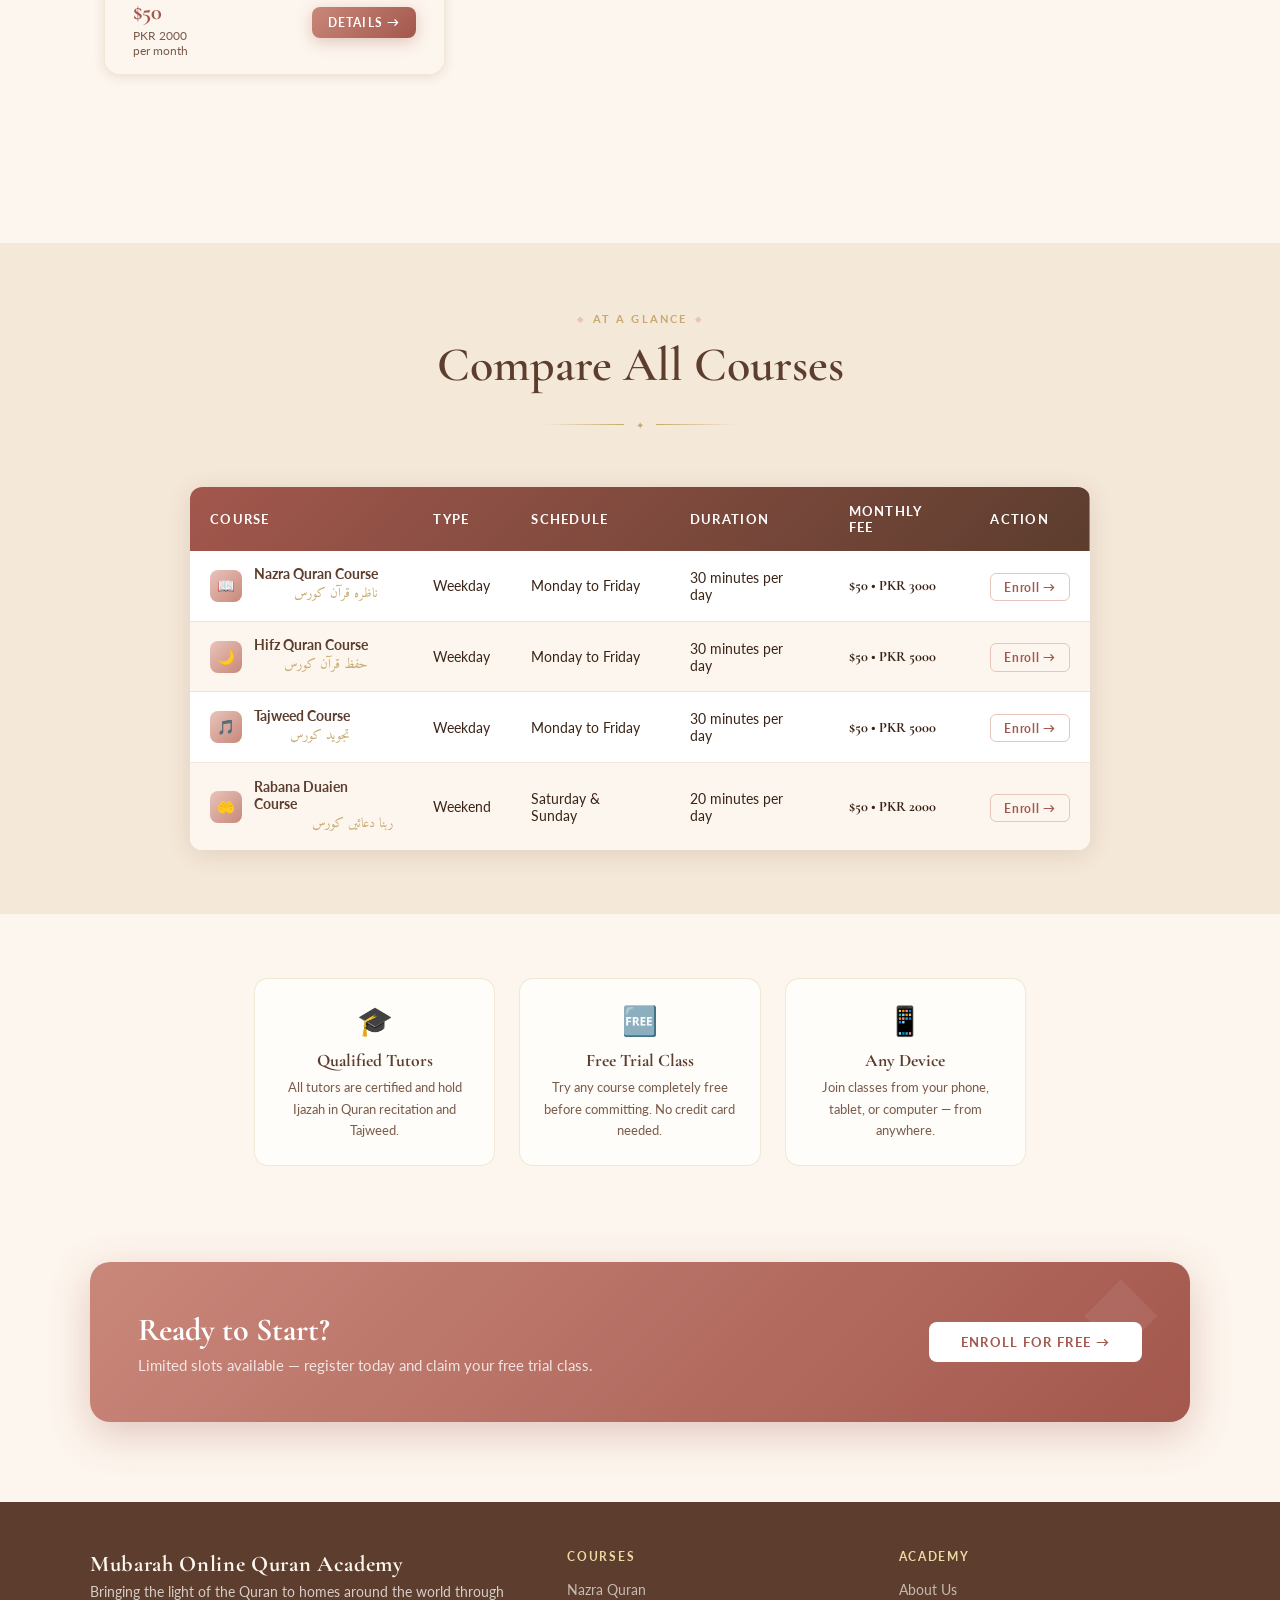
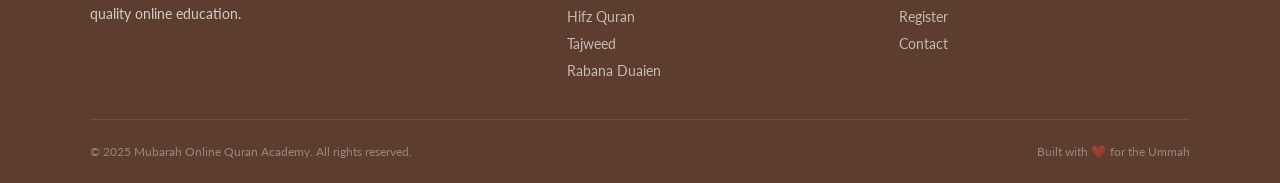
<file: courses.html>
<!DOCTYPE html>
<html lang="en">
<head>
  <meta charset="UTF-8">
  <meta name="viewport" content="width=device-width, initial-scale=1.0">
  <title>Courses — Mubarah Online Quran Academy</title>
  <meta name="description" content="Browse all Quran courses at Mubarah Online Quran Academy. Nazra, Hifz, Tajweed, and Dua courses for all levels.">
  <link rel="stylesheet" href="styles.css">
  <style>

    /* ── PAGE HERO ── */
    .page-hero {
      background: linear-gradient(135deg, var(--rose-deep) 0%, var(--brown) 60%, #2a1a10 100%);
      padding: 5rem 5% 4rem;
      position: relative;
      overflow: hidden;
      text-align: center;
    }
    .page-hero::before {
      content: '';
      position: absolute;
      inset: 0;
      background-image: url("data:image/svg+xml,%3Csvg xmlns='http://www.w3.org/2000/svg' width='80' height='80'%3E%3Cpath d='M40 0 L80 40 L40 80 L0 40Z' fill='none' stroke='rgba(255,255,255,0.04)' stroke-width='1'/%3E%3Cpath d='M40 15 L65 40 L40 65 L15 40Z' fill='none' stroke='rgba(255,255,255,0.025)' stroke-width='1'/%3E%3C/svg%3E");
    }
    .page-hero-inner {
      position: relative;
      z-index: 1;
      max-width: 600px;
      margin: 0 auto;
    }
    .page-hero .section-label {
      color: var(--gold-light);
    }
    .page-hero .section-label::before,
    .page-hero .section-label::after {
      color: rgba(255,255,255,0.3);
    }
    .page-hero .section-title { color: white; margin-bottom: 1rem; }
    .page-hero .section-desc  { color: rgba(255,253,249,0.75); }

    /* ── FILTER BAR ── */
    .filter-section {
      padding: 2.5rem 5% 1rem;
      max-width: 1200px;
      margin: 0 auto;
    }
    .filter-bar {
      display: flex;
      gap: 0.6rem;
      flex-wrap: wrap;
      align-items: center;
    }
    .filter-bar span {
      font-size: 0.75rem;
      font-weight: 700;
      text-transform: uppercase;
      letter-spacing: 0.1em;
      color: var(--text-muted);
      margin-right: 0.5rem;
    }
    .filter-btn {
      padding: 0.45rem 1.1rem;
      font-size: 0.8rem;
      font-weight: 700;
      letter-spacing: 0.06em;
      border: 1.5px solid var(--border);
      border-radius: 30px;
      background: transparent;
      color: var(--text-muted);
      cursor: pointer;
      transition: all 0.2s;
    }
    .filter-btn:hover {
      border-color: var(--rose);
      color: var(--rose-deep);
      background: rgba(201,135,122,0.08);
    }
    .filter-btn.active {
      background: linear-gradient(135deg, var(--rose), var(--rose-deep));
      border-color: transparent;
      color: white;
      box-shadow: 0 3px 10px rgba(163,87,77,0.3);
    }

    /* ── COURSES LIST ── */
    .courses-main {
      padding: 2rem 5% 5rem;
      max-width: 1200px;
      margin: 0 auto;
    }

    /* Section grouping */
    .course-group {
      margin-bottom: 3.5rem;
    }
    .group-header {
      display: flex;
      align-items: center;
      gap: 1rem;
      margin-bottom: 1.5rem;
      padding-bottom: 0.75rem;
      border-bottom: 1px solid var(--border);
    }
    .group-pill {
      background: linear-gradient(135deg, var(--rose-light), var(--rose));
      color: white;
      font-size: 0.7rem;
      font-weight: 700;
      letter-spacing: 0.12em;
      text-transform: uppercase;
      padding: 0.3rem 0.9rem;
      border-radius: 20px;
    }
    .group-title {
      font-family: 'Cormorant Garamond', serif;
      font-size: 1.4rem;
      font-weight: 700;
      color: var(--brown);
    }
    .group-count {
      font-size: 0.8rem;
      color: var(--text-muted);
      margin-left: auto;
    }

    /* Full-width featured card layout */
    .courses-grid-full {
      display: grid;
      grid-template-columns: repeat(auto-fill, minmax(320px, 1fr));
      gap: 1.5rem;
    }

    /* ── COMPARE TABLE ── */
    .compare-section {
      padding: 4rem 5%;
      background: var(--cream-dark);
      margin-top: 2rem;
    }
    .compare-inner {
      max-width: 900px;
      margin: 0 auto;
    }
    .compare-table {
      width: 100%;
      border-collapse: collapse;
      border-radius: 12px;
      overflow: hidden;
      box-shadow: 0 4px 24px var(--shadow);
      background: white;
      margin-top: 2.5rem;
    }
    .compare-table thead tr {
      background: linear-gradient(135deg, var(--rose-deep), var(--brown));
      color: white;
    }
    .compare-table th {
      padding: 1rem 1.25rem;
      font-size: 0.8rem;
      font-weight: 700;
      letter-spacing: 0.1em;
      text-transform: uppercase;
      text-align: left;
    }
    .compare-table td {
      padding: 0.9rem 1.25rem;
      font-size: 0.9rem;
      color: var(--text);
      border-bottom: 1px solid var(--border);
      vertical-align: middle;
    }
    .compare-table tbody tr:last-child td { border-bottom: none; }
    .compare-table tbody tr:nth-child(even) { background: var(--cream); }
    .compare-table tbody tr:hover { background: rgba(201,135,122,0.06); }

    .course-name-cell {
      display: flex;
      align-items: center;
      gap: 0.75rem;
    }
    .table-icon {
      width: 32px; height: 32px;
      background: linear-gradient(135deg, var(--rose-light), var(--rose));
      border-radius: 8px;
      display: flex; align-items: center; justify-content: center;
      font-size: 0.9rem;
      flex-shrink: 0;
    }
    .table-name  { font-weight: 700; color: var(--brown); }
    .table-arabic { font-family: 'Amiri', serif; font-size: 0.85rem; color: var(--gold); direction: rtl; }

    .fee-cell {
      font-family: 'Cormorant Garamond', serif;
      font-size: 1.1rem;
      font-weight: 700;
      color: var(--rose-deep);
    }
    .enroll-link {
      font-size: 0.78rem;
      font-weight: 700;
      color: var(--rose-deep);
      text-decoration: none;
      letter-spacing: 0.06em;
      padding: 0.35rem 0.8rem;
      border: 1.5px solid var(--rose-light);
      border-radius: 6px;
      transition: all 0.2s;
      white-space: nowrap;
    }
    .enroll-link:hover {
      background: var(--rose-light);
    }

    /* ── FAQ / INFO STRIP ── */
    .info-strip {
      padding: 4rem 5%;
      max-width: 900px;
      margin: 0 auto;
    }
    .info-grid {
      display: grid;
      grid-template-columns: repeat(3, 1fr);
      gap: 1.5rem;
    }
    .info-card {
      background: var(--white);
      border: 1px solid var(--border);
      border-radius: 14px;
      padding: 1.5rem;
      text-align: center;
    }
    .info-card .ic-icon { font-size: 1.8rem; margin-bottom: 0.75rem; display: block; }
    .info-card h4 {
      font-family: 'Cormorant Garamond', serif;
      font-size: 1.1rem;
      font-weight: 700;
      color: var(--brown);
      margin-bottom: 0.4rem;
    }
    .info-card p {
      font-size: 0.83rem;
      color: var(--text-muted);
      line-height: 1.6;
    }

    /* ── CTA BANNER ── */
    .cta-banner {
      margin: 2rem 5% 4rem;
      background: linear-gradient(135deg, var(--rose), var(--rose-deep));
      border-radius: 20px;
      padding: 3rem 3rem;
      display: flex;
      align-items: center;
      justify-content: space-between;
      gap: 2rem;
      flex-wrap: wrap;
      max-width: 1100px;
      margin-left: auto;
      margin-right: auto;
      box-shadow: 0 12px 40px rgba(163,87,77,0.3);
      position: relative;
      overflow: hidden;
    }
    .cta-banner::before {
      content: '◆';
      position: absolute;
      right: 2rem; top: -1rem;
      font-size: 6rem;
      color: rgba(255,255,255,0.07);
    }
    .cta-banner-text h2 {
      font-family: 'Cormorant Garamond', serif;
      font-size: 2rem;
      font-weight: 700;
      color: white;
      margin-bottom: 0.4rem;
    }
    .cta-banner-text p {
      font-size: 0.92rem;
      color: rgba(255,255,255,0.8);
    }
    .cta-banner .btn-white {
      background: white;
      color: var(--rose-deep);
      font-weight: 700;
      white-space: nowrap;
    }
    .cta-banner .btn-white:hover {
      background: var(--cream);
      transform: translateY(-2px);
    }

    @media (max-width: 768px) {
      .info-grid { grid-template-columns: 1fr; }
      .compare-table { font-size: 0.82rem; }
      .compare-table th, .compare-table td { padding: 0.75rem 0.8rem; }
      .cta-banner { padding: 2rem 1.5rem; text-align: center; flex-direction: column; align-items: center; }
    }
  </style>
</head>
<body>

  <!-- ── NAVIGATION ── -->
  <nav>
    <a href="index.html" class="nav-brand">
      <div class="brand-icon">☽</div>
      <div class="brand-text">
        <span class="brand-name">Mubarah Online Quran Academy</span>
        <span class="brand-sub">Online Quran Education</span>
      </div>
    </a>

    <button class="hamburger" aria-label="Toggle menu">
      <span></span><span></span><span></span>
    </button>

    <ul class="nav-links">
      <li><a href="index.html">Home</a></li>
      <li><a href="courses.html">Courses</a></li>
      <li><a href="register.html">Register</a></li>
      <li><a href="about.html">About</a></li>
      <li><a href="quran-hadess.html">Quran & Hadess</a></li>
      <li><a href="register.html" class="nav-cta btn">Enroll Now</a></li>
    </ul>
  </nav>

  <main class="page-content">

    <!-- PAGE HERO -->
    <div class="page-hero">
      <div class="page-hero-inner">
        <div class="section-label">Mubarah Online Quran Academy</div>
        <h1 class="section-title">Our Courses</h1>
        <div class="ornament-divider"><span>✦</span></div>
        <p class="section-desc">Structured programmes taught by qualified tutors — designed for all ages and levels. Click any course to see full details.</p>
      </div>
    </div>

    <!-- FILTER BAR -->
    <div class="filter-section">
      <div class="filter-bar">
        <span>Filter:</span>
        <button class="filter-btn active" data-filter="all">All Courses</button>
        <button class="filter-btn" data-filter="Weekday">Weekday</button>
        <button class="filter-btn" data-filter="Weekend">Weekend</button>
      </div>
    </div>

    <!-- COURSE CARDS -->
    <div class="courses-main">

      <!-- Weekday Group -->
      <div class="course-group" id="weekdayGroup" data-animate>
        <div class="group-header">
          <span class="group-pill">Weekday</span>
          <h2 class="group-title">Monday to Friday Programmes</h2>
          <span class="group-count">3 courses · 30 min/day</span>
        </div>
        <div class="courses-grid-full" id="weekdayGrid"></div>
      </div>

      <!-- Weekend Group -->
      <div class="course-group" id="weekendGroup" data-animate>
        <div class="group-header">
          <span class="group-pill" style="background:linear-gradient(135deg,var(--gold-light),var(--gold));color:var(--brown);">Weekend</span>
          <h2 class="group-title">Saturday & Sunday Programmes</h2>
          <span class="group-count">1 course · 20 min/day</span>
        </div>
        <div class="courses-grid-full" id="weekendGrid"></div>
      </div>

    </div>

    <!-- COMPARE TABLE -->
    <div class="compare-section">
      <div class="compare-inner">
        <div class="section-header" data-animate>
          <div class="section-label">At a Glance</div>
          <h2 class="section-title">Compare All Courses</h2>
          <div class="ornament-divider"><span>✦</span></div>
        </div>

        <table class="compare-table">
          <thead>
            <tr>
              <th>Course</th>
              <th>Type</th>
              <th>Schedule</th>
              <th>Duration</th>
              <th>Monthly Fee</th>
              <th>Action</th>
            </tr>
          </thead>
          <tbody id="compareTableBody"></tbody>
        </table>
      </div>
    </div>

    <!-- INFO CARDS -->
    <div class="info-strip">
      <div class="info-grid">
        <div class="info-card" data-animate>
          <span class="ic-icon">🎓</span>
          <h4>Qualified Tutors</h4>
          <p>All tutors are certified and hold Ijazah in Quran recitation and Tajweed.</p>
        </div>
        <div class="info-card" data-animate>
          <span class="ic-icon">🆓</span>
          <h4>Free Trial Class</h4>
          <p>Try any course completely free before committing. No credit card needed.</p>
        </div>
        <div class="info-card" data-animate>
          <span class="ic-icon">📱</span>
          <h4>Any Device</h4>
          <p>Join classes from your phone, tablet, or computer — from anywhere.</p>
        </div>
      </div>
    </div>

    <!-- CTA BANNER -->
    <div class="cta-banner" data-animate>
      <div class="cta-banner-text">
        <h2>Ready to Start?</h2>
        <p>Limited slots available — register today and claim your free trial class.</p>
      </div>
      <a href="register.html" class="btn btn-white">Enroll for Free →</a>
    </div>

  </main>

  <!-- ── COURSE DETAIL OVERLAY ── -->
  <div class="course-detail-overlay" id="courseOverlay">
    <div class="course-detail-panel">
      <div class="detail-header">
        <button class="close-btn" onclick="closeCourseDetail()">✕</button>
        <p class="detail-arabic" id="detailArabic"></p>
        <h2 class="detail-title" id="detailTitle"></h2>
        <p class="detail-type" id="detailType"></p>
      </div>
      <div class="detail-body">
        <p class="detail-desc" id="detailDesc"></p>
        <div class="detail-grid">
          <div class="detail-stat">
            <div class="stat-label">Days</div>
            <div class="stat-value" id="detailDays"></div>
          </div>
          <div class="detail-stat">
            <div class="stat-label">Class Duration</div>
            <div class="stat-value" id="detailTime"></div>
          </div>
        </div>
        <div class="detail-fee-row">
          <div>
            <div style="font-size:0.7rem;text-transform:uppercase;letter-spacing:0.1em;color:var(--text-muted);margin-bottom:0.2rem;">Monthly Fee</div>
            <div class="detail-fee-price" id="detailFee"></div>
          </div>
          <div class="detail-fee-info">Per month<br>1-on-1 live sessions</div>
        </div>
        <div style="display:flex;gap:0.75rem;">
          <a href="register.html" id="detailRegLink" class="btn btn-primary" style="flex:1;justify-content:center;">Enroll in This Course</a>
          <button class="btn btn-outline" onclick="closeCourseDetail()" style="flex:0 0 auto;">Back</button>
        </div>
      </div>
    </div>
  </div>

  <!-- ── FOOTER ── -->
  <footer>
    <div class="footer-inner">
      <div class="footer-top">
        <div class="footer-brand">
          <span class="brand-name">Mubarah Online Quran Academy</span>
          <p>Bringing the light of the Quran to homes around the world through quality online education.</p>
        </div>
        <div class="footer-col">
          <h4>Courses</h4>
          <ul>
            <li><a href="courses.html">Nazra Quran</a></li>
            <li><a href="courses.html">Hifz Quran</a></li>
            <li><a href="courses.html">Tajweed</a></li>
            <li><a href="courses.html">Rabana Duaien</a></li>
          </ul>
        </div>
        <div class="footer-col">
          <h4>Academy</h4>
          <ul>
            <li><a href="about.html">About Us</a></li>
            <li><a href="register.html">Register</a></li>
            <li><a href="about.html">Contact</a></li>
          </ul>
        </div>
      </div>
      <div class="footer-bottom">
        <span>© 2025 Mubarah Online Quran Academy. All rights reserved.</span>
        <span>Built with ❤️ for the Ummah</span>
      </div>
    </div>
  </footer>

  <script src="script.js"></script>
  <script>
    // ── Reads from courses.json — edit that file to update the site ──
    loadCourses().then(data => {
      const all = [...data.weekdayCourses, ...data.weekendCourses];

      // Cards
      document.getElementById('weekdayGrid').innerHTML = data.weekdayCourses.map(buildCard).join('');
      document.getElementById('weekendGrid').innerHTML  = data.weekendCourses.map(buildCard).join('');

      // Compare table
      document.getElementById('compareTableBody').innerHTML = all.map(c => `
        <tr>
          <td>
            <div class="course-name-cell">
              <div class="table-icon">${ICONS[c.id] || '📘'}</div>
              <div>
                <div class="table-name">${c.name}</div>
                <div class="table-arabic">${c.nameUrdu}</div>
              </div>
            </div>
          </td>
          <td>${c.type}</td>
          <td>${c.days}</td>
          <td>${c.classTime}</td>
          <td class="fee-cell">${c.fee}${c.feeLocal ? ` • PKR ${c.feeLocal}` : ''}</td>
          <td><a class="enroll-link" href="register.html?course=${c.id}">Enroll →</a></td>
        </tr>
      `).join('');

      // Filter buttons
      document.querySelectorAll('.filter-btn').forEach(btn => {
        btn.addEventListener('click', () => {
          document.querySelectorAll('.filter-btn').forEach(b => b.classList.remove('active'));
          btn.classList.add('active');
          const f = btn.dataset.filter;
          document.getElementById('weekdayGroup').style.display = (f === 'all' || f === 'Weekday') ? '' : 'none';
          document.getElementById('weekendGroup').style.display = (f === 'all' || f === 'Weekend') ? '' : 'none';
        });
      });
    });
  </script>
</body>
</html>
</file>
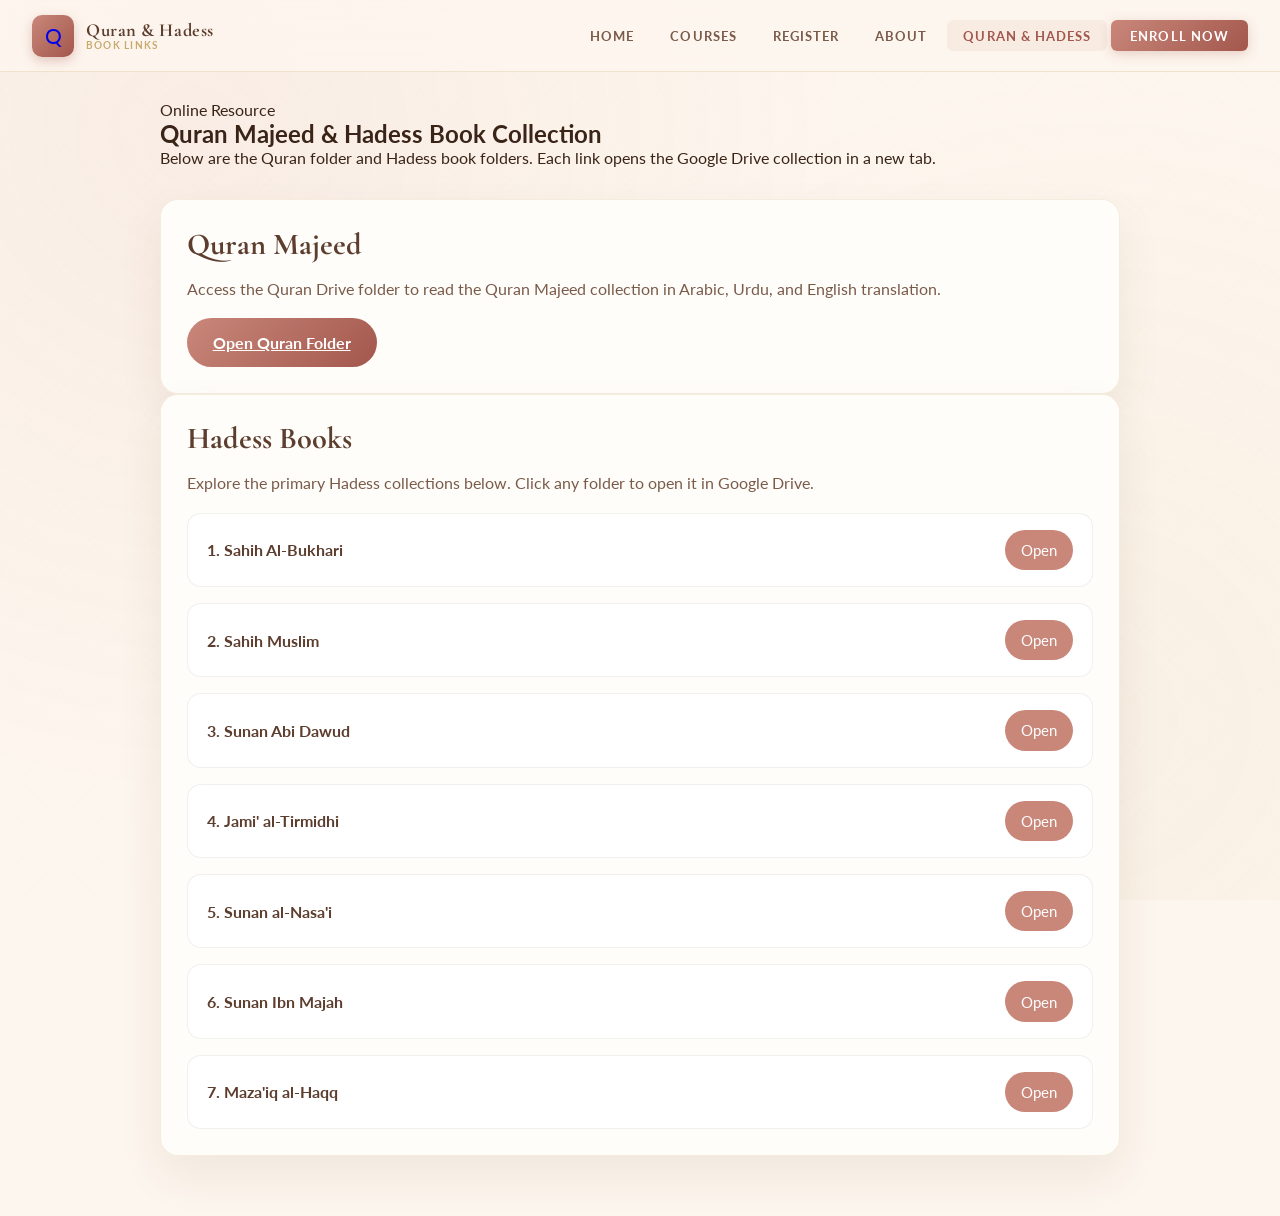
<file: quran-hadess.html>
<!DOCTYPE html>
<html lang="en">
<head>
  <meta charset="UTF-8">
  <meta name="viewport" content="width=device-width, initial-scale=1.0">
  <title>Quran & Hadess Books</title>
  <link rel="stylesheet" href="styles.css">
  <style>
    .page-content { padding: 100px 20px 60px; }
    .books-hero { max-width: 960px; margin: 0 auto 2rem; }
    .books-hero .hero-actions { flex-wrap: wrap; gap: 1rem; }
    .button { display: inline-flex; align-items: center; justify-content: center; border: none; border-radius: 999px; cursor: pointer; font-weight: 700; transition: transform 0.2s, box-shadow 0.2s; padding: 0.95rem 1.5rem; min-width: 190px; }
    .button:hover { transform: translateY(-1px); box-shadow: 0 12px 24px rgba(0,0,0,0.08); }
    .button-primary { background: linear-gradient(135deg, #C9877A, #A3574D); color: #fff; }
    .button-secondary { background: #FDF6EE; color: #5C3D2E; border: 1px solid rgba(92,61,46,0.18); }
    .hidden { display: none; }
    .books-panel { max-width: 960px; margin: 0 auto; display: grid; gap: 1.5rem; }
    .books-panel .panel-card { background: #fffdfa; border: 1px solid rgba(200,169,110,0.2); border-radius: 18px; padding: 1.6rem; box-shadow: 0 20px 45px rgba(90,45,25,0.08); }
    .panel-card h2 { margin-bottom: 0.75rem; font-family: 'Cormorant Garamond', serif; font-size: 1.9rem; color: #5C3D2E; }
    .panel-card p { margin-bottom: 1rem; color: #7A5B4A; line-height: 1.7; }
    .link-grid { display: grid; gap: 1rem; }
    .link-item { display: flex; align-items: center; justify-content: space-between; gap: 1rem; background: #fff; border-radius: 14px; padding: 1rem 1.2rem; border: 1px solid rgba(92,61,46,0.08); }
    .link-item strong { display: block; color: #5C3D2E; font-size: 1rem; }
    .link-item a { display: inline-flex; align-items: center; justify-content: center; background: #C9877A; color: white; text-decoration: none; border-radius: 999px; padding: 0.7rem 1rem; font-size: 0.95rem; }
    @media (max-width: 720px) {
      .hero { grid-template-columns: 1fr; padding-top: 5rem; }
      .books-hero { text-align: center; }
      .hero-actions { justify-content: center; }
    }
  </style>
</head>
<body>
  <nav>
    <a class="nav-brand" href="index.html">
      <span class="brand-icon">Q</span>
      <span class="brand-text">
        <span class="brand-name">Quran & Hadess</span>
        <span class="brand-sub">Book Links</span>
      </span>
    </a>
    <ul class="nav-links">
      <li><a href="index.html">Home</a></li>
      <li><a href="courses.html">Courses</a></li>
      <li><a href="register.html">Register</a></li>
      <li><a href="about.html">About</a></li>
      <li><a href="quran-hadess.html" class="active">Quran & Hadess</a></li>
      <li><a href="register.html" class="nav-cta btn">Enroll Now</a></li>
    </ul>
  </nav>

  <main class="page-content">
    <section class="hero books-hero">
      <div class="hero-content">
        <p class="hero-eyebrow"><span>Online Resource</span></p>
        <h1 class="hero-title">Quran Majeed & Hadess Book Collection</h1>
        <p class="hero-text">Below are the Quran folder and Hadess book folders. Each link opens the Google Drive collection in a new tab.</p>
      </div>
    </section>

    <section id="quranSection" class="books-panel">
      <div class="panel-card">
        <h2>Quran Majeed</h2>
        <p>Access the Quran Drive folder to read the Quran Majeed collection in Arabic, Urdu, and English translation.</p>
        <a class="button button-primary" href="https://drive.google.com/drive/folders/1H1gKER8wu7-tSit67Z42cwJCMlrk4fUA?usp=drive_link" target="_blank" rel="noopener">Open Quran Folder</a>
      </div>
    </section>

    <section id="hadithSection" class="books-panel">
      <div class="panel-card">
        <h2>Hadess Books</h2>
        <p>Explore the primary Hadess collections below. Click any folder to open it in Google Drive.</p>
        <div class="link-grid">
          <div class="link-item">
            <strong>1. Sahih Al-Bukhari</strong>
            <a href="https://drive.google.com/drive/folders/1MyfcDEbn1T6eUq3baSQWVIQKRMnS4bxs?usp=drive_link" target="_blank" rel="noopener">Open</a>
          </div>
          <div class="link-item">
            <strong>2. Sahih Muslim</strong>
            <a href="https://drive.google.com/drive/folders/1_9NpOBpMjYh8KVX6qIXaZNRVC8MDVJYW?usp=drive_link" target="_blank" rel="noopener">Open</a>
          </div>
          <div class="link-item">
            <strong>3. Sunan Abi Dawud</strong>
            <a href="https://drive.google.com/drive/folders/1ytE2VMxjSXaGLm8h-7gQDs-Ax4XoKcXn?usp=drive_link" target="_blank" rel="noopener">Open</a>
          </div>
          <div class="link-item">
            <strong>4. Jami' al-Tirmidhi</strong>
            <a href="https://drive.google.com/drive/folders/1Zay0uqCknoMa8dVmONhj5lPwVlHDGqfz?usp=drive_link" target="_blank" rel="noopener">Open</a>
          </div>
          <div class="link-item">
            <strong>5. Sunan al-Nasa'i</strong>
            <a href="https://drive.google.com/drive/folders/1K8efcqCnNKwGzEGCLBlZBFFBl8E0Ui9T?usp=drive_link" target="_blank" rel="noopener">Open</a>
          </div>
          <div class="link-item">
            <strong>6. Sunan Ibn Majah</strong>
            <a href="https://drive.google.com/drive/folders/12QhsQB_dx-v-8G8DxCmxenP1FIDP6HvE?usp=drive_link" target="_blank" rel="noopener">Open</a>
          </div>
          <div class="link-item">
            <strong>7. Maza'iq al-Haqq</strong>
            <a href="https://drive.google.com/drive/folders/1CcexqZAEewXhyCPxqVgb9Rkb9jbXFeKS?usp=drive_link" target="_blank" rel="noopener">Open</a>
          </div>
        </div>
      </div>
    </section>
  </main>

</body>
</html>
</file>
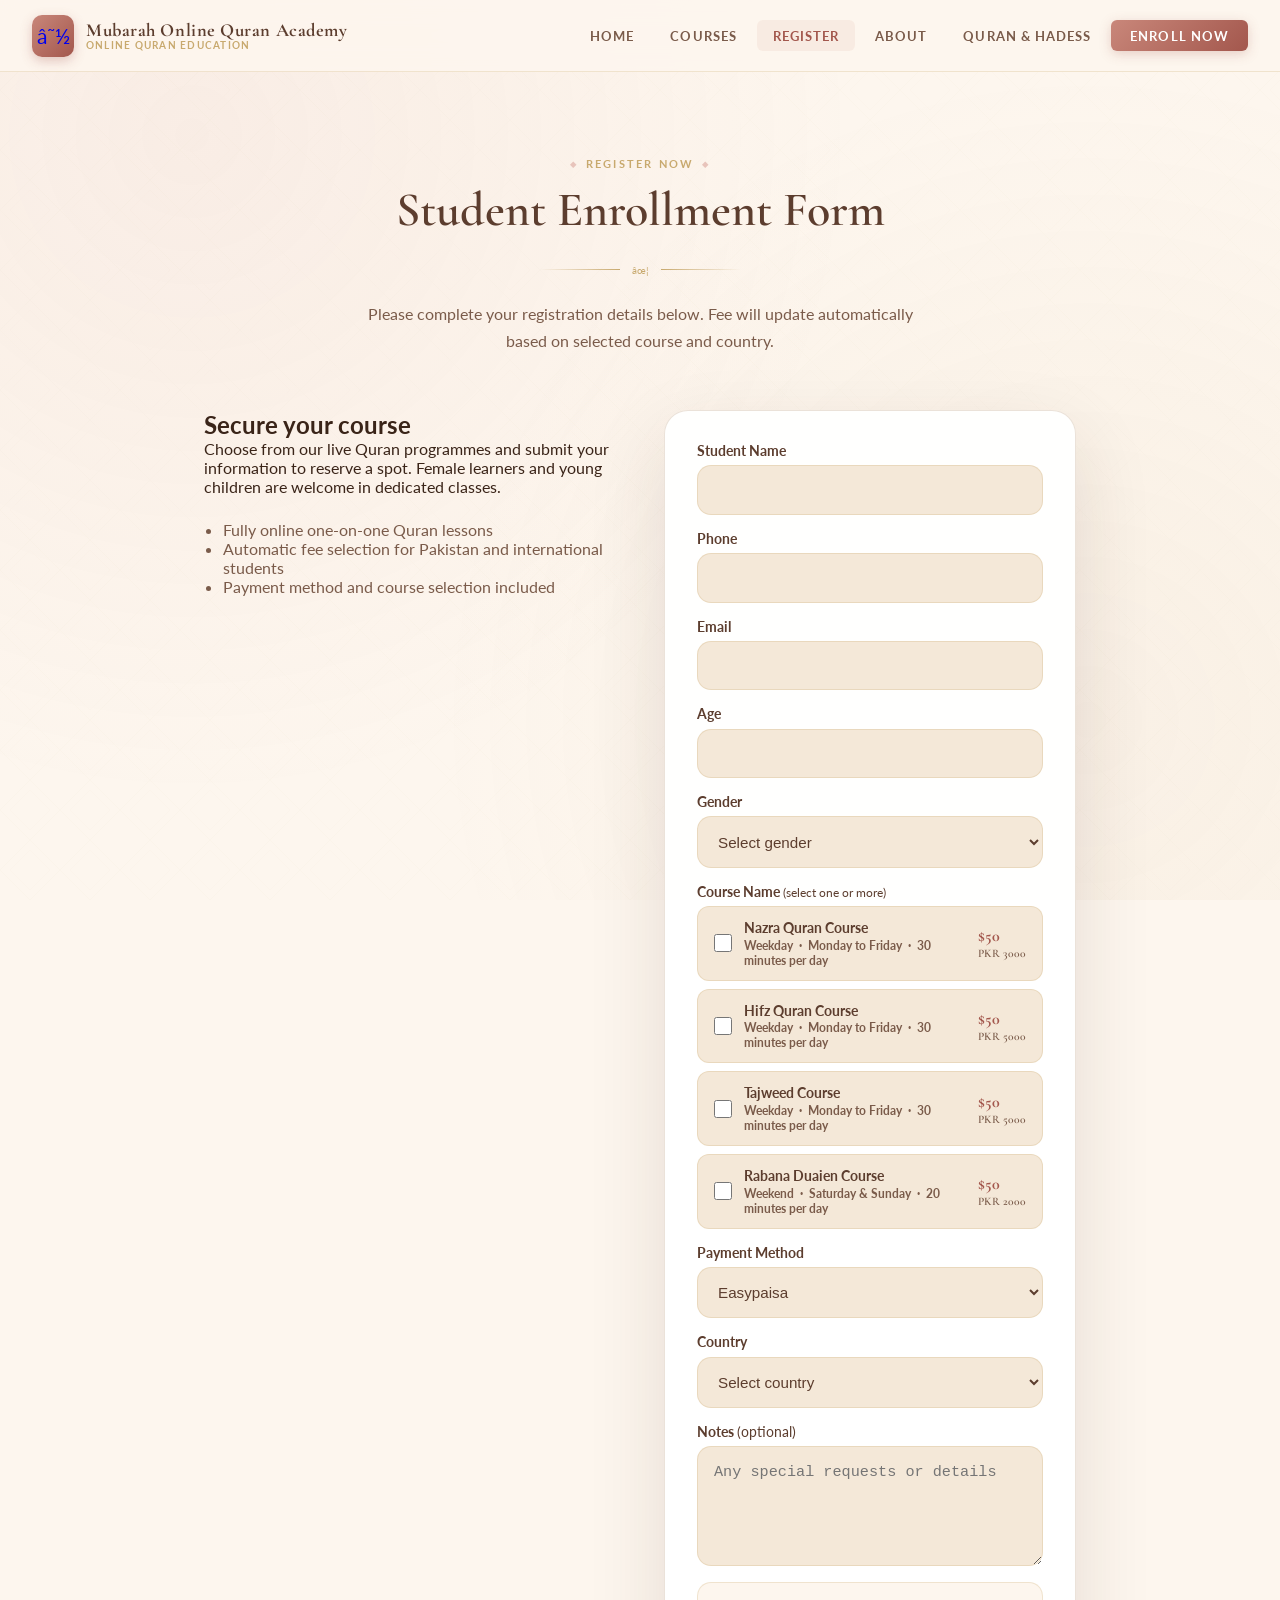
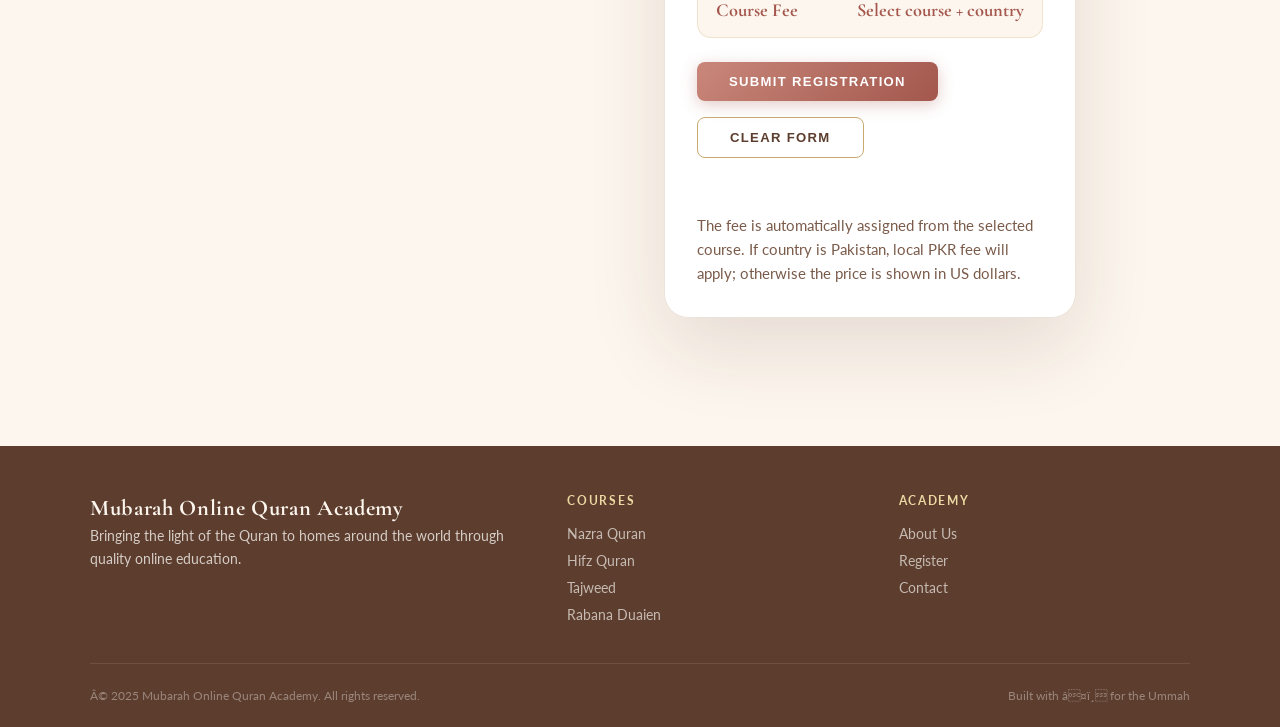
<file: register.html>
<!DOCTYPE html>
<html lang="en">
<head>
  <meta charset="UTF-8">
  <meta name="viewport" content="width=device-width, initial-scale=1.0">
  <title>Register â€” Mubarah Online Quran Academy</title>
  <meta name="description" content="Register for online Quran courses with Hafiza Mubarah Azeem. Select your course, country, and payment method.">
  <link rel="stylesheet" href="styles.css">
  <style>
    .register-hero {
      padding: 5rem 5% 3rem;
      max-width: 1000px;
      margin: 0 auto;
    }
    .register-inner {
      display: grid;
      grid-template-columns: 1fr 1fr;
      gap: 3rem;
      align-items: start;
    }
    .register-copy {
      max-width: 480px;
    }
    .form-panel {
      background: rgba(255,255,255,0.95);
      border-radius: 24px;
      padding: 2rem;
      box-shadow: 0 30px 80px rgba(58,36,24,0.12);
      border: 1px solid rgba(189,160,128,0.3);
    }
    .register-form {
      display: grid;
      gap: 1rem;
    }
    .form-group {
      display: grid;
      gap: 0.4rem;
    }
    .form-group label {
      font-size: 0.85rem;
      font-weight: 700;
      color: var(--brown);
    }
    .form-group input,
    .form-group select,
    .form-group textarea {
      width: 100%;
      border-radius: 14px;
      border: 1px solid var(--border);
      background: var(--cream-dark);
      padding: 0.95rem 1rem;
      font-size: 0.95rem;
      color: var(--brown);
      outline: none;
      transition: border-color 0.2s, box-shadow 0.2s;
    }
    .form-group input:focus,
    .form-group select:focus,
    .form-group textarea:focus {
      border-color: var(--rose);
      box-shadow: 0 0 0 4px rgba(201,135,122,0.12);
    }
    .form-group textarea {
      min-height: 120px;
      resize: vertical;
    }
    .fee-output {
      display: flex;
      align-items: center;
      justify-content: space-between;
      gap: 1rem;
      padding: 1rem 1.15rem;
      border-radius: 14px;
      background: var(--cream);
      border: 1px solid var(--border);
      color: var(--rose-deep);
      font-family: 'Cormorant Garamond', serif;
      font-size: 1.15rem;
      font-weight: 700;
    }
    .form-actions {
      display: flex;
      gap: 1rem;
      flex-wrap: wrap;
      margin-top: 0.5rem;
    }
    .register-note {
      font-size: 0.92rem;
      color: var(--text-muted);
      line-height: 1.6;
      margin-top: 1rem;
    }
    /* Multi-course checkbox list */
    .course-checklist {
      display: grid;
      gap: 0.5rem;
    }
    .course-check-item {
      display: flex;
      align-items: center;
      gap: 0.75rem;
      padding: 0.75rem 1rem;
      border-radius: 12px;
      border: 1px solid var(--border);
      background: var(--cream-dark);
      cursor: pointer;
      transition: border-color 0.2s, background 0.2s, box-shadow 0.2s;
      user-select: none;
    }
    .course-check-item:hover {
      border-color: var(--rose-light);
      background: #fdf0ec;
    }
    .course-check-item.selected {
      border-color: var(--rose);
      background: #fdf0ec;
      box-shadow: 0 0 0 3px rgba(201,135,122,0.12);
    }
    .course-check-item input[type="checkbox"] {
      width: 18px;
      height: 18px;
      accent-color: var(--rose-deep);
      cursor: pointer;
      flex-shrink: 0;
      /* override the shared input styles */
      border-radius: 4px !important;
      border: none !important;
      background: none !important;
      padding: 0 !important;
    }
    .course-check-label {
      display: flex;
      flex-direction: column;
      gap: 0.1rem;
      flex: 1;
    }
    .course-check-name {
      font-size: 0.9rem;
      font-weight: 700;
      color: var(--brown);
    }
    .course-check-meta {
      font-size: 0.75rem;
      color: var(--text-muted);
    }
    .course-check-fee {
      font-family: 'Cormorant Garamond', serif;
      font-size: 1rem;
      font-weight: 700;
      color: var(--rose-deep);
      white-space: nowrap;
    }
    .fee-breakdown {
      font-size: 0.8rem;
      color: var(--text-muted);
      margin-top: 0.3rem;
    }
    @media (max-width: 900px) {
      .register-inner { grid-template-columns: 1fr; }
    }
  </style>
</head>
<body>

  <nav>
    <a href="index.html" class="nav-brand">
      <div class="brand-icon">â˜½</div>
      <div class="brand-text">
        <span class="brand-name">Mubarah Online Quran Academy</span>
        <span class="brand-sub">Online Quran Education</span>
      </div>
    </a>

    <button class="hamburger" aria-label="Toggle menu">
      <span></span><span></span><span></span>
    </button>

    <ul class="nav-links">
      <li><a href="index.html">Home</a></li>
      <li><a href="courses.html">Courses</a></li>
      <li><a href="register.html" class="active">Register</a></li>
      <li><a href="about.html">About</a></li>
      <li><a href="quran-hadess.html">Quran & Hadess</a></li>
      <li><a href="register.html" class="nav-cta btn">Enroll Now</a></li>
    </ul>
  </nav>

  <main class="page-content">
    <section class="register-hero">
      <div class="section-header" data-animate>
        <div class="section-label">Register Now</div>
        <h1 class="section-title">Student Enrollment Form</h1>
        <div class="ornament-divider"><span>âœ¦</span></div>
        <p class="section-desc">Please complete your registration details below. Fee will update automatically based on selected course and country.</p>
      </div>

      <div class="register-inner" data-animate>
        <div class="register-copy">
          <h2>Secure your course</h2>
          <p>Choose from our live Quran programmes and submit your information to reserve a spot. Female learners and young children are welcome in dedicated classes.</p>
          <ul style="margin-top:1.5rem; padding-left:1.2rem; color: var(--text-muted);">
            <li>Fully online one-on-one Quran lessons</li>
            <li>Automatic fee selection for Pakistan and international students</li>
            <li>Payment method and course selection included</li>
          </ul>
        </div>

        <div class="form-panel">
          <form id="registerForm" class="register-form">
            <div class="form-group">
              <label for="studentName">Student Name</label>
              <input id="studentName" name="studentName" type="text" required>
            </div>
            <div class="form-group">
              <label for="phone">Phone</label>
              <input id="phone" name="phone" type="tel" required>
            </div>
            <div class="form-group">
              <label for="email">Email</label>
              <input id="email" name="email" type="email" required>
            </div>
            <div class="form-group">
              <label for="age">Age</label>
              <input id="age" name="age" type="number" min="3" max="120" required>
            </div>
            <div class="form-group">
              <label for="gender">Gender</label>
              <select id="gender" name="gender" required>
                <option value="" disabled selected>Select gender</option>
                <option value="Female">Female</option>
                <option value="Male">Male</option>
                <option value="Other">Other</option>
              </select>
            </div>
            <div class="form-group">
              <label>Course Name <span style="font-weight:400;font-size:0.78rem;">(select one or more)</span></label>
              <div class="course-checklist" id="courseChecklist">
                <!-- populated by JS -->
              </div>
            </div>
            <div class="form-group">
              <label for="paymentMethod">Payment Method</label>
              <select id="paymentMethod" name="paymentMethod" required>
                <option value="Easypaisa" selected>Easypaisa</option>
              </select>
            </div>
            <div class="form-group">
              <label for="country">Country</label>
              <select id="country" name="country" required>
                <option value="" disabled selected>Select country</option>
                <option value="Pakistan">Pakistan</option>
                <option value="United States">United States</option>
                <option value="United Kingdom">United Kingdom</option>
                <option value="Canada">Canada</option>
                <option value="Australia">Australia</option>
                <option value="Other">Other</option>
              </select>
            </div>
            <div class="form-group">
              <label for="notes">Notes <span style="font-weight:400;">(optional)</span></label>
              <textarea id="notes" name="notes" placeholder="Any special requests or details"></textarea>
            </div>

            <div class="fee-output">
              <span>Course Fee</span>
              <span id="feeDisplay">Select course + country</span>
            </div>

            <div class="form-actions">
              <button type="submit" class="btn btn-primary">Submit Registration</button>
              <button type="reset" class="btn btn-outline">Clear Form</button>
            </div>
            <p id="submissionMessage" class="register-note" style="margin-top:0.5rem;"></p>
            <p class="register-note">The fee is automatically assigned from the selected course. If country is Pakistan, local PKR fee will apply; otherwise the price is shown in US dollars.</p>
          </form>
        </div>
      </div>
    </section>
  </main>

  <footer>
    <div class="footer-inner">
      <div class="footer-top">
        <div class="footer-brand">
          <span class="brand-name">Mubarah Online Quran Academy</span>
          <p>Bringing the light of the Quran to homes around the world through quality online education.</p>
        </div>
        <div class="footer-col">
          <h4>Courses</h4>
          <ul>
            <li><a href="courses.html">Nazra Quran</a></li>
            <li><a href="courses.html">Hifz Quran</a></li>
            <li><a href="courses.html">Tajweed</a></li>
            <li><a href="courses.html">Rabana Duaien</a></li>
          </ul>
        </div>
        <div class="footer-col">
          <h4>Academy</h4>
          <ul>
            <li><a href="about.html">About Us</a></li>
            <li><a href="register.html">Register</a></li>
            <li><a href="about.html">Contact</a></li>
          </ul>
        </div>
      </div>
      <div class="footer-bottom">
        <span>Â© 2025 Mubarah Online Quran Academy. All rights reserved.</span>
        <span>Built with â¤ï¸ for the Ummah</span>
      </div>
    </div>
  </footer>

  <script src="script.js"></script>
  <script>
    async function initRegisterForm() {
      const data = await loadCourses();
      const courses = [...data.weekdayCourses, ...data.weekendCourses];
      const checklist    = document.getElementById('courseChecklist');
      const countrySelect = document.getElementById('country');
      const feeDisplay    = document.getElementById('feeDisplay');
      const submissionMessage = document.getElementById('submissionMessage');

      const SHEET_ENDPOINT = 'https://script.google.com/macros/s/AKfycbxcTXvYKvu9QYgBXJrs3jSaSopLw6eusEQUo2JPyQOq4I82p7Uql4ZlvlR8X_ATx4yz/exec';

      function setMessage(text, isError = false) {
        submissionMessage.textContent = text;
        submissionMessage.style.color = isError ? '#b02a37' : '#186a3b';
      }

      // ── BUILD CHECKLIST ──
      courses.forEach(course => {
        const item = document.createElement('label');
        item.className = 'course-check-item';
        item.innerHTML = `
          <input type="checkbox" value="${course.id}" data-fee="${course.fee}" data-fee-local="${course.feeLocal || ''}" data-name="${course.name}">
          <span class="course-check-label">
            <span class="course-check-name">${course.name}</span>
            <span class="course-check-meta">${course.type} &nbsp;·&nbsp; ${course.days} &nbsp;·&nbsp; ${course.classTime}</span>
          </span>
          <span class="course-check-fee">
            ${course.fee}
            ${course.feeLocal ? `<span style="display:block;font-size:0.72rem;font-weight:600;color:var(--text-muted);text-align:right;">PKR ${course.feeLocal}</span>` : ''}
          </span>
        `;
        const cb = item.querySelector('input');
        cb.addEventListener('change', () => {
          item.classList.toggle('selected', cb.checked);
          updateFee();
        });
        checklist.appendChild(item);
      });

      // ── FEE CALCULATION ──
      function getChecked() {
        return Array.from(checklist.querySelectorAll('input[type="checkbox"]:checked'));
      }

      function updateFee() {
        const checked = getChecked();
        const country = countrySelect.value;

        if (checked.length === 0 || !country) {
          feeDisplay.innerHTML = 'Select course + country';
          return;
        }

        const isPakistan = country.toLowerCase() === 'pakistan';
        let total = 0;
        let breakdown = [];

        checked.forEach(cb => {
          const feeStr   = isPakistan ? (cb.dataset.feeLocal || cb.dataset.fee) : cb.dataset.fee;
          const numeric  = parseFloat(feeStr.replace(/[^0-9.]/g, '')) || 0;
          total += numeric;
          const display  = isPakistan && cb.dataset.feeLocal ? `PKR ${cb.dataset.feeLocal}` : cb.dataset.fee;
          breakdown.push(`${cb.dataset.name}: ${display}`);
        });

        const totalLabel = isPakistan ? `PKR ${total.toLocaleString()}` : `$${total}`;
        const breakdownHtml = checked.length > 1
          ? `<div class="fee-breakdown">${breakdown.join(' &nbsp;+&nbsp; ')}</div>`
          : '';

        feeDisplay.innerHTML = `${totalLabel}${breakdownHtml}`;
      }

      countrySelect.addEventListener('change', updateFee);

      // ── SUBMIT ──
      async function submitRegistration(payload) {
        const formBody = new URLSearchParams(payload).toString();
        const response = await fetch(SHEET_ENDPOINT, {
          method: 'POST',
          mode: 'no-cors',
          cache: 'no-cache',
          headers: { 'Content-Type': 'application/x-www-form-urlencoded;charset=UTF-8' },
          body: formBody,
        });
        if (response.type === 'opaque') return {};
        if (!response.ok) {
          const text = await response.text();
          throw new Error(`Server returned ${response.status}: ${text}`);
        }
        return response.json().catch(() => ({}));
      }

      const form = document.getElementById('registerForm');
      form.addEventListener('submit', async function (event) {
        event.preventDefault();
        setMessage('Submitting registration...', false);

        const checked = getChecked();
        const country = countrySelect.value;

        if (checked.length === 0) {
          setMessage('Please select at least one course before submitting.', true);
          return;
        }
        if (!country) {
          setMessage('Please select a country before submitting.', true);
          return;
        }

        const isPakistan = country.toLowerCase() === 'pakistan';
        let totalNum = 0;
        const courseNames = [];
        const courseIds   = [];

        checked.forEach(cb => {
          courseIds.push(cb.value);
          courseNames.push(cb.dataset.name);
          const feeStr  = isPakistan ? (cb.dataset.feeLocal || cb.dataset.fee) : cb.dataset.fee;
          const numeric = parseFloat(feeStr.replace(/[^0-9.]/g, '')) || 0;
          totalNum += numeric;
        });

        const feeValue = isPakistan ? `PKR ${totalNum.toLocaleString()}` : `$${totalNum}`;

        const payload = {
          studentName:   document.getElementById('studentName').value.trim(),
          phone:         document.getElementById('phone').value.trim(),
          email:         document.getElementById('email').value.trim(),
          age:           document.getElementById('age').value,
          gender:        document.getElementById('gender').value,
          courseId:      courseIds.join(', '),
          courseName:    courseNames.join(', '),
          paymentMethod: document.getElementById('paymentMethod').value,
          country,
          fee:           feeValue,
          notes:         document.getElementById('notes').value.trim(),
          submittedAt:   new Date().toISOString(),
        };

        try {
          await submitRegistration(payload);
          setMessage('Registration submitted successfully. Thank you!', false);
          form.reset();
          checklist.querySelectorAll('.course-check-item').forEach(i => i.classList.remove('selected'));
          feeDisplay.innerHTML = 'Select course + country';
        } catch (error) {
          setMessage(`Unable to submit registration: ${error.message}`, true);
          console.error('Submit error:', error);
        }
      });
    }

    document.addEventListener('DOMContentLoaded', initRegisterForm);
  </script>
</body>
</html>
</file>
<file: styles.css>
/* =========================================
   AL-NOOR QURAN ACADEMY — Shared Styles
   Theme: Rose-gold & Cream, Islamic elegance
   ========================================= */

@import url('https://fonts.googleapis.com/css2?family=Cormorant+Garamond:ital,wght@0,300;0,400;0,600;0,700;1,400&family=Amiri:ital,wght@0,400;0,700;1,400&family=Lato:wght@300;400;700&display=swap');

:root {
  --rose:        #C9877A;
  --rose-light:  #E8C4BB;
  --rose-deep:   #A3574D;
  --gold:        #C8A96E;
  --gold-light:  #EDD9A3;
  --cream:       #FDF6EE;
  --cream-dark:  #F4E8D8;
  --brown:       #5C3D2E;
  --brown-light: #8C6B56;
  --white:       #FFFDF9;
  --text:        #3A2418;
  --text-muted:  #7A5B4A;
  --border:      rgba(200,169,110,0.25);
  --shadow:      rgba(90,45,25,0.12);
}

*, *::before, *::after { box-sizing: border-box; margin: 0; padding: 0; }

html { scroll-behavior: smooth; }

body {
  font-family: 'Lato', sans-serif;
  background: var(--cream);
  color: var(--text);
  min-height: 100vh;
  overflow-x: hidden;
}

/* ── GEOMETRIC BACKGROUND PATTERN ── */
body::before {
  content: '';
  position: fixed;
  inset: 0;
  background-image:
    radial-gradient(circle at 15% 15%, rgba(201,135,122,0.08) 0%, transparent 50%),
    radial-gradient(circle at 85% 80%, rgba(200,169,110,0.07) 0%, transparent 50%),
    url("data:image/svg+xml,%3Csvg xmlns='http://www.w3.org/2000/svg' width='60' height='60'%3E%3Cpath d='M30 0 L60 30 L30 60 L0 30Z' fill='none' stroke='rgba(200,169,110,0.06)' stroke-width='0.5'/%3E%3Cpath d='M30 10 L50 30 L30 50 L10 30Z' fill='none' stroke='rgba(200,169,110,0.04)' stroke-width='0.5'/%3E%3C/svg%3E");
  pointer-events: none;
  z-index: 0;
}

/* ── NAVIGATION ── */
nav {
  position: fixed;
  top: 0; left: 0; right: 0;
  z-index: 1000;
  background: rgba(253,246,238,0.92);
  backdrop-filter: blur(12px);
  -webkit-backdrop-filter: blur(12px);
  border-bottom: 1px solid var(--border);
  padding: 0 2rem;
  height: 72px;
  display: flex;
  align-items: center;
  justify-content: space-between;
  transition: box-shadow 0.3s;
}

nav.scrolled {
  box-shadow: 0 2px 24px var(--shadow);
}

.nav-brand {
  display: flex;
  align-items: center;
  gap: 12px;
  text-decoration: none;
}

.nav-brand .brand-icon {
  width: 42px; height: 42px;
  background: linear-gradient(135deg, var(--rose), var(--rose-deep));
  border-radius: 10px;
  display: flex; align-items: center; justify-content: center;
  font-size: 1.3rem;
  box-shadow: 0 4px 12px rgba(163,87,77,0.3);
  transition: transform 0.3s;
}
.nav-brand:hover .brand-icon { transform: rotate(-5deg) scale(1.05); }

.brand-text { display: flex; flex-direction: column; line-height: 1.1; }
.brand-name {
  font-family: 'Cormorant Garamond', serif;
  font-size: 1.15rem;
  font-weight: 700;
  color: var(--brown);
  letter-spacing: 0.03em;
}
.brand-sub {
  font-size: 0.65rem;
  color: var(--gold);
  letter-spacing: 0.12em;
  text-transform: uppercase;
  font-weight: 700;
}

.nav-links {
  display: flex;
  list-style: none;
  gap: 0.25rem;
  align-items: center;
}

.nav-links a {
  display: block;
  padding: 0.45rem 1rem;
  font-size: 0.82rem;
  font-weight: 700;
  letter-spacing: 0.08em;
  text-transform: uppercase;
  color: var(--text-muted);
  text-decoration: none;
  border-radius: 6px;
  transition: all 0.2s;
  position: relative;
}
.nav-links a:hover, .nav-links a.active {
  color: var(--rose-deep);
  background: rgba(201,135,122,0.1);
}

.nav-cta {
  background: linear-gradient(135deg, var(--rose), var(--rose-deep)) !important;
  color: white !important;
  padding: 0.45rem 1.2rem !important;
  box-shadow: 0 3px 12px rgba(163,87,77,0.25);
}
.nav-cta:hover {
  background: var(--rose-deep) !important;
  transform: translateY(-1px);
  box-shadow: 0 5px 16px rgba(163,87,77,0.35) !important;
}

/* Hamburger */
.hamburger {
  display: none;
  flex-direction: column;
  gap: 5px;
  cursor: pointer;
  padding: 4px;
  background: none;
  border: none;
}
.hamburger span {
  display: block;
  width: 24px; height: 2px;
  background: var(--brown);
  border-radius: 2px;
  transition: all 0.3s;
}

/* ── PAGE WRAPPER ── */
.page-content {
  position: relative;
  z-index: 1;
  padding-top: 72px;
}

/* ── SECTION HEADERS ── */
.section-header {
  text-align: center;
  margin-bottom: 3.5rem;
}
.section-label {
  display: inline-block;
  font-size: 0.68rem;
  font-weight: 700;
  letter-spacing: 0.2em;
  text-transform: uppercase;
  color: var(--gold);
  margin-bottom: 0.75rem;
  position: relative;
  padding: 0 1rem;
}
.section-label::before, .section-label::after {
  content: '◆';
  font-size: 0.5rem;
  position: absolute;
  top: 50%;
  transform: translateY(-50%);
  color: var(--rose-light);
}
.section-label::before { left: 0; }
.section-label::after  { right: 0; }

.section-title {
  font-family: 'Cormorant Garamond', serif;
  font-size: clamp(2rem, 4vw, 3rem);
  font-weight: 600;
  color: var(--brown);
  line-height: 1.2;
  margin-bottom: 1rem;
}
.section-desc {
  font-size: 1rem;
  color: var(--text-muted);
  max-width: 560px;
  margin: 0 auto;
  line-height: 1.7;
}

/* ── DIVIDER ── */
.ornament-divider {
  display: flex;
  align-items: center;
  gap: 0.75rem;
  justify-content: center;
  margin: 1.5rem 0;
}
.ornament-divider::before, .ornament-divider::after {
  content: '';
  flex: 1;
  max-width: 80px;
  height: 1px;
  background: linear-gradient(to right, transparent, var(--gold));
}
.ornament-divider::after {
  background: linear-gradient(to left, transparent, var(--gold));
}
.ornament-divider span {
  color: var(--gold);
  font-size: 0.65rem;
}

/* ── BUTTONS ── */
.btn {
  display: inline-flex;
  align-items: center;
  gap: 0.5rem;
  padding: 0.75rem 2rem;
  font-size: 0.82rem;
  font-weight: 700;
  letter-spacing: 0.1em;
  text-transform: uppercase;
  text-decoration: none;
  border: none;
  cursor: pointer;
  border-radius: 8px;
  transition: all 0.25s;
}
.btn-primary {
  background: linear-gradient(135deg, var(--rose), var(--rose-deep));
  color: white;
  box-shadow: 0 4px 16px rgba(163,87,77,0.3);
}
.btn-primary:hover {
  transform: translateY(-2px);
  box-shadow: 0 8px 24px rgba(163,87,77,0.4);
}
.btn-outline {
  background: transparent;
  color: var(--brown);
  border: 1.5px solid var(--gold);
}
.btn-outline:hover {
  background: var(--gold-light);
  transform: translateY(-2px);
}
.btn-gold {
  background: linear-gradient(135deg, var(--gold), #b8933a);
  color: white;
  box-shadow: 0 4px 16px rgba(200,169,110,0.4);
}
.btn-gold:hover {
  transform: translateY(-2px);
  box-shadow: 0 8px 24px rgba(200,169,110,0.5);
}

.hero-chat-note {
  margin-top: 1.5rem;
  padding: 1rem 1.2rem;
  border-radius: 18px;
  background: rgba(232,196,187,0.16);
  color: var(--brown);
  border: 1px solid rgba(200,169,110,0.22);
  max-width: 520px;
}
.hero-chat-note p {
  margin: 0;
  font-size: 0.95rem;
  line-height: 1.6;
}

.chatbot-widget {
  position: fixed;
  right: 1.5rem;
  bottom: 1.5rem;
  z-index: 1100;
  max-width: 360px;
  width: calc(100vw - 2rem);
  font-family: 'Lato', sans-serif;
  display: flex;
  flex-direction: column;
  align-items: flex-end;
}
.chatbot-toggle {
  display: flex;
  align-items: center;
  gap: 0.85rem;
  padding: 0.85rem 1.2rem 0.85rem 0.85rem;
  border-radius: 50px;
  border: none;
  background: linear-gradient(135deg, #C9877A, #A3574D);
  color: white;
  box-shadow: 0 8px 28px rgba(163,87,77,0.45), 0 2px 8px rgba(163,87,77,0.2);
  cursor: pointer;
  transition: transform 0.2s ease, box-shadow 0.2s ease;
  position: relative;
  width: auto;
  align-self: flex-end;
}
.chatbot-toggle:hover {
  transform: translateY(-2px);
  box-shadow: 0 14px 36px rgba(163,87,77,0.55), 0 4px 12px rgba(163,87,77,0.25);
}
.chatbot-toggle-icon {
  width: 46px;
  height: 46px;
  background: rgba(255,255,255,0.18);
  border-radius: 50%;
  display: flex;
  align-items: center;
  justify-content: center;
  flex-shrink: 0;
  backdrop-filter: blur(4px);
}
.chatbot-toggle-label {
  display: flex;
  flex-direction: column;
  align-items: flex-start;
  gap: 0.15rem;
}
.chatbot-toggle-title {
  font-size: 0.92rem;
  font-weight: 700;
  letter-spacing: 0.01em;
  line-height: 1;
}
.chatbot-toggle-sub {
  font-size: 0.68rem;
  opacity: 0.82;
  font-weight: 400;
  line-height: 1;
}
.chatbot-toggle-ping {
  position: absolute;
  top: 6px;
  right: 8px;
  width: 10px;
  height: 10px;
  background: #4ade80;
  border-radius: 50%;
  border: 2px solid white;
  animation: pingDot 2s ease-in-out infinite;
}
@keyframes pingDot {
  0%, 100% { opacity: 1; transform: scale(1); }
  50%       { opacity: 0.6; transform: scale(1.3); }
}
.chatbot-window {
  margin-top: 0.9rem;
  background: white;
  border: 1px solid var(--border);
  border-radius: 24px;
  box-shadow: 0 20px 40px rgba(90,45,25,0.14);
  overflow: hidden;
}
.chatbot-window.hidden { display: none; }
.chatbot-header {
  display: flex;
  align-items: center;
  justify-content: space-between;
  gap: 1rem;
  padding: 1rem 1rem 0.85rem;
  background: linear-gradient(135deg, var(--rose-light), var(--rose));
  color: white;
}
.chatbot-title {
  font-size: 1rem;
  font-weight: 700;
}
.chatbot-subtitle {
  font-size: 0.78rem;
  opacity: 0.9;
}
.chatbot-header-btns {
  display: flex;
  align-items: center;
  gap: 0.4rem;
}
.chatbot-refresh {
  width: 32px;
  height: 32px;
  border-radius: 50%;
  border: 1px solid rgba(200,169,110,0.3);
  background: rgba(200,169,110,0.08);
  color: var(--brown);
  cursor: pointer;
  display: flex;
  align-items: center;
  justify-content: center;
  transition: background 0.18s, transform 0.3s;
}
.chatbot-refresh:hover {
  background: rgba(200,169,110,0.2);
}
.chatbot-refresh.spinning svg {
  animation: spinOnce 0.5s ease both;
}
@keyframes spinOnce {
  from { transform: rotate(0deg); }
  to   { transform: rotate(360deg); }
}
.chatbot-close {
  border: none;
  background: rgba(255,255,255,0.15);
  color: white;
  width: 32px;
  height: 32px;
  border-radius: 12px;
  cursor: pointer;
}
.chatbot-body {
  max-height: 320px;
  overflow-y: auto;
  padding: 1rem;
  display: flex;
  flex-direction: column;
  gap: 0.85rem;
  background: #fff8f4;
}
.chatbot-message {
  padding: 0.9rem 1rem;
  border-radius: 18px;
  max-width: 100%;
  line-height: 1.5;
  font-size: 0.95rem;
}
.chatbot-message.user {
  background: var(--rose-light);
  color: var(--brown);
  align-self: flex-end;
}
.chatbot-message.bot {
  background: var(--white);
  border: 1px solid var(--border);
  color: var(--text);
  align-self: flex-start;
}
.chatbot-form {
  display: flex;
  gap: 0.75rem;
  padding: 1rem;
  background: white;
  border-top: 1px solid var(--border);
}
.chatbot-form input {
  flex: 1;
  padding: 0.95rem 1rem;
  border: 1px solid rgba(200,169,110,0.25);
  border-radius: 14px;
  font-size: 0.95rem;
  color: var(--text);
}
.chatbot-status {
  padding: 0.85rem 1rem 1rem;
  font-size: 0.78rem;
  color: var(--text-muted);
  background: #fff8f4;
  border-top: 1px solid var(--border);
}

/* ── COURSE CARD ── */
.course-card {
  background: var(--white);
  border: 1px solid var(--border);
  border-radius: 16px;
  overflow: hidden;
  transition: all 0.3s cubic-bezier(0.25,0.8,0.25,1);
  cursor: pointer;
  position: relative;
  box-shadow: 0 2px 12px var(--shadow);
}
.course-card::before {
  content: '';
  position: absolute;
  top: 0; left: 0; right: 0;
  height: 3px;
  background: linear-gradient(90deg, var(--rose), var(--gold), var(--rose));
  transform: scaleX(0);
  transition: transform 0.3s;
}
.course-card:hover {
  transform: translateY(-6px);
  box-shadow: 0 16px 40px var(--shadow);
}
.course-card:hover::before { transform: scaleX(1); }

.card-badge {
  position: absolute;
  top: 1rem; right: 1rem;
  background: linear-gradient(135deg, var(--gold-light), var(--gold));
  color: var(--brown);
  font-size: 0.68rem;
  font-weight: 700;
  letter-spacing: 0.08em;
  text-transform: uppercase;
  padding: 0.3rem 0.75rem;
  border-radius: 20px;
}

.card-icon {
  width: 56px; height: 56px;
  background: linear-gradient(135deg, var(--rose-light), var(--rose));
  border-radius: 14px;
  display: flex; align-items: center; justify-content: center;
  font-size: 1.5rem;
  margin-bottom: 1rem;
  box-shadow: 0 4px 12px rgba(201,135,122,0.25);
}

.card-body { padding: 1.75rem; }

.card-type {
  font-size: 0.68rem;
  font-weight: 700;
  letter-spacing: 0.15em;
  text-transform: uppercase;
  color: var(--rose);
  margin-bottom: 0.4rem;
}
.card-arabic {
  font-family: 'Amiri', serif;
  font-size: 1.1rem;
  color: var(--gold);
  margin-bottom: 0.25rem;
  direction: rtl;
}
.card-title {
  font-family: 'Cormorant Garamond', serif;
  font-size: 1.4rem;
  font-weight: 700;
  color: var(--brown);
  margin-bottom: 0.6rem;
}
.card-desc {
  font-size: 0.88rem;
  color: var(--text-muted);
  line-height: 1.65;
  margin-bottom: 1.2rem;
}

.card-meta {
  display: flex;
  flex-wrap: wrap;
  gap: 0.6rem;
  margin-bottom: 1.4rem;
}
.meta-item {
  display: flex;
  align-items: center;
  gap: 0.4rem;
  font-size: 0.78rem;
  color: var(--text-muted);
  background: var(--cream);
  padding: 0.3rem 0.7rem;
  border-radius: 20px;
  border: 1px solid var(--border);
}
.meta-item svg { opacity: 0.6; }

.card-footer {
  display: flex;
  align-items: center;
  justify-content: space-between;
  padding: 1rem 1.75rem;
  background: var(--cream);
  border-top: 1px solid var(--border);
}
.card-fee {
  display: flex;
  flex-direction: column;
}
.fee-label {
  font-size: 0.65rem;
  font-weight: 700;
  letter-spacing: 0.1em;
  text-transform: uppercase;
  color: var(--text-muted);
}
.fee-amount {
  font-family: 'Cormorant Garamond', serif;
  font-size: 1.4rem;
  font-weight: 700;
  color: var(--rose-deep);
}
.fee-local {
  font-size: 0.75rem;
  color: var(--text-muted);
  margin-top: 0.2rem;
}
.fee-period {
  font-size: 0.75rem;
  color: var(--text-muted);
}

/* ── EXPANDED COURSE DETAIL ── */
.course-detail-overlay {
  position: fixed;
  inset: 0;
  background: rgba(58,36,24,0.55);
  backdrop-filter: blur(6px);
  z-index: 2000;
  display: flex;
  align-items: center;
  justify-content: center;
  padding: 1rem;
  opacity: 0;
  pointer-events: none;
  transition: opacity 0.3s;
}
.course-detail-overlay.open {
  opacity: 1;
  pointer-events: all;
}

.course-detail-panel {
  background: var(--white);
  border-radius: 20px;
  max-width: 560px;
  width: 100%;
  overflow: hidden;
  box-shadow: 0 24px 80px rgba(58,36,24,0.3);
  transform: translateY(30px) scale(0.97);
  transition: transform 0.35s cubic-bezier(0.34,1.56,0.64,1);
}
.course-detail-overlay.open .course-detail-panel {
  transform: translateY(0) scale(1);
}

.detail-header {
  background: linear-gradient(135deg, var(--rose), var(--rose-deep));
  padding: 2rem;
  position: relative;
  color: white;
}
.detail-header .close-btn {
  position: absolute;
  top: 1rem; right: 1rem;
  background: rgba(255,255,255,0.2);
  border: none;
  border-radius: 8px;
  width: 32px; height: 32px;
  cursor: pointer;
  color: white;
  font-size: 1.1rem;
  display: flex; align-items: center; justify-content: center;
  transition: background 0.2s;
}
.detail-header .close-btn:hover { background: rgba(255,255,255,0.35); }

.detail-arabic {
  font-family: 'Amiri', serif;
  font-size: 1.6rem;
  opacity: 0.85;
  direction: rtl;
  margin-bottom: 0.25rem;
}
.detail-title {
  font-family: 'Cormorant Garamond', serif;
  font-size: 1.8rem;
  font-weight: 700;
  margin-bottom: 0.25rem;
}
.detail-type {
  font-size: 0.75rem;
  letter-spacing: 0.15em;
  text-transform: uppercase;
  opacity: 0.75;
}

.detail-body { padding: 2rem; }
.detail-desc {
  font-size: 0.95rem;
  color: var(--text-muted);
  line-height: 1.7;
  margin-bottom: 1.5rem;
}

.detail-grid {
  display: grid;
  grid-template-columns: 1fr 1fr;
  gap: 0.75rem;
  margin-bottom: 1.5rem;
}
.detail-stat {
  background: var(--cream);
  border: 1px solid var(--border);
  border-radius: 10px;
  padding: 0.9rem 1rem;
}
.detail-stat .stat-label {
  font-size: 0.65rem;
  font-weight: 700;
  letter-spacing: 0.12em;
  text-transform: uppercase;
  color: var(--text-muted);
  margin-bottom: 0.25rem;
}
.detail-stat .stat-value {
  font-family: 'Cormorant Garamond', serif;
  font-size: 1.2rem;
  font-weight: 700;
  color: var(--brown);
}

.detail-fee-row {
  background: linear-gradient(135deg, var(--cream-dark), var(--cream));
  border: 1.5px solid var(--gold-light);
  border-radius: 12px;
  padding: 1.2rem 1.5rem;
  display: flex;
  align-items: center;
  justify-content: space-between;
  margin-bottom: 1.5rem;
}
.detail-fee-price {
  font-family: 'Cormorant Garamond', serif;
  font-size: 2rem;
  font-weight: 700;
  color: var(--rose-deep);
}
.detail-fee-info {
  font-size: 0.8rem;
  color: var(--text-muted);
}

/* ── FOOTER ── */
footer {
  background: var(--brown);
  color: rgba(255,253,249,0.75);
  padding: 3rem 2rem 1.5rem;
  margin-top: 5rem;
  position: relative;
  z-index: 1;
}
.footer-inner {
  max-width: 1100px;
  margin: 0 auto;
}
.footer-top {
  display: grid;
  grid-template-columns: 1.5fr 1fr 1fr;
  gap: 2.5rem;
  padding-bottom: 2rem;
  border-bottom: 1px solid rgba(255,253,249,0.1);
  margin-bottom: 1.5rem;
}
.footer-brand { }
.footer-brand .brand-name {
  font-family: 'Cormorant Garamond', serif;
  font-size: 1.4rem;
  font-weight: 700;
  color: var(--cream);
  display: block;
  margin-bottom: 0.25rem;
}
.footer-brand .brand-arabic {
  font-family: 'Amiri', serif;
  font-size: 1.1rem;
  color: var(--gold-light);
  direction: rtl;
  display: block;
  margin-bottom: 0.75rem;
}
.footer-brand p {
  font-size: 0.85rem;
  line-height: 1.65;
}
.footer-col h4 {
  font-size: 0.72rem;
  font-weight: 700;
  letter-spacing: 0.15em;
  text-transform: uppercase;
  color: var(--gold-light);
  margin-bottom: 1rem;
}
.info-card h4 span {
  font-weight: 400;
}
.footer-col ul { list-style: none; }
.footer-col ul li { margin-bottom: 0.5rem; }
.footer-col ul a {
  color: rgba(255,253,249,0.65);
  text-decoration: none;
  font-size: 0.87rem;
  transition: color 0.2s;
}
.footer-col ul a:hover { color: var(--rose-light); }
.footer-bottom {
  display: flex;
  justify-content: space-between;
  align-items: center;
  font-size: 0.78rem;
  opacity: 0.5;
}

/* ── RESPONSIVE ── */
@media (max-width: 768px) {
  .nav-links {
    position: absolute;
    top: 72px; left: 0; right: 0;
    background: var(--cream);
    flex-direction: column;
    padding: 1rem;
    border-bottom: 1px solid var(--border);
    display: none;
    box-shadow: 0 8px 24px var(--shadow);
  }
  .nav-links.open { display: flex; }
  .hamburger { display: flex; }
  .footer-top { grid-template-columns: 1fr; gap: 1.5rem; }
  .footer-bottom { flex-direction: column; gap: 0.5rem; text-align: center; }
  .detail-grid { grid-template-columns: 1fr; }
}

/* ── ANIMATIONS ── */
@keyframes fadeUp {
  from { opacity: 0; transform: translateY(24px); }
  to   { opacity: 1; transform: translateY(0); }
}
@keyframes shimmer {
  0%   { background-position: -200% center; }
  100% { background-position: 200% center; }
}

.animate-in {
  animation: fadeUp 0.6s ease both;
}

/* ── CHATBOT DROPDOWN MENU ── */
.chatbot-dropdown-menu {
  display: flex;
  flex-direction: column;
  gap: 0.5rem;
  padding: 0.5rem 0.75rem 0.75rem;
}

.chatbot-dropdown-btn {
  width: 100%;
  text-align: left;
  background: linear-gradient(135deg, rgba(200,169,110,0.12), rgba(200,169,110,0.05));
  border: 1px solid rgba(200,169,110,0.35);
  border-radius: 8px;
  padding: 0.6rem 0.9rem;
  font-size: 0.82rem;
  font-weight: 600;
  color: var(--brown);
  cursor: pointer;
  transition: background 0.18s, border-color 0.18s, transform 0.12s;
}

.chatbot-dropdown-btn:hover {
  background: linear-gradient(135deg, rgba(200,169,110,0.25), rgba(200,169,110,0.12));
  border-color: var(--gold);
  transform: translateX(2px);
}

.chatbot-dropdown-btn-end {
  background: linear-gradient(135deg, rgba(201,135,122,0.12), rgba(201,135,122,0.05));
  border-color: rgba(201,135,122,0.35);
  color: var(--rose-deep);
}

.chatbot-dropdown-btn-end:hover {
  background: linear-gradient(135deg, rgba(201,135,122,0.25), rgba(201,135,122,0.12));
  border-color: var(--rose);
}

.chatbot-menu-divider {
  height: 1px;
  background: rgba(200,169,110,0.25);
  margin: 0.4rem 0;
}
</file>
